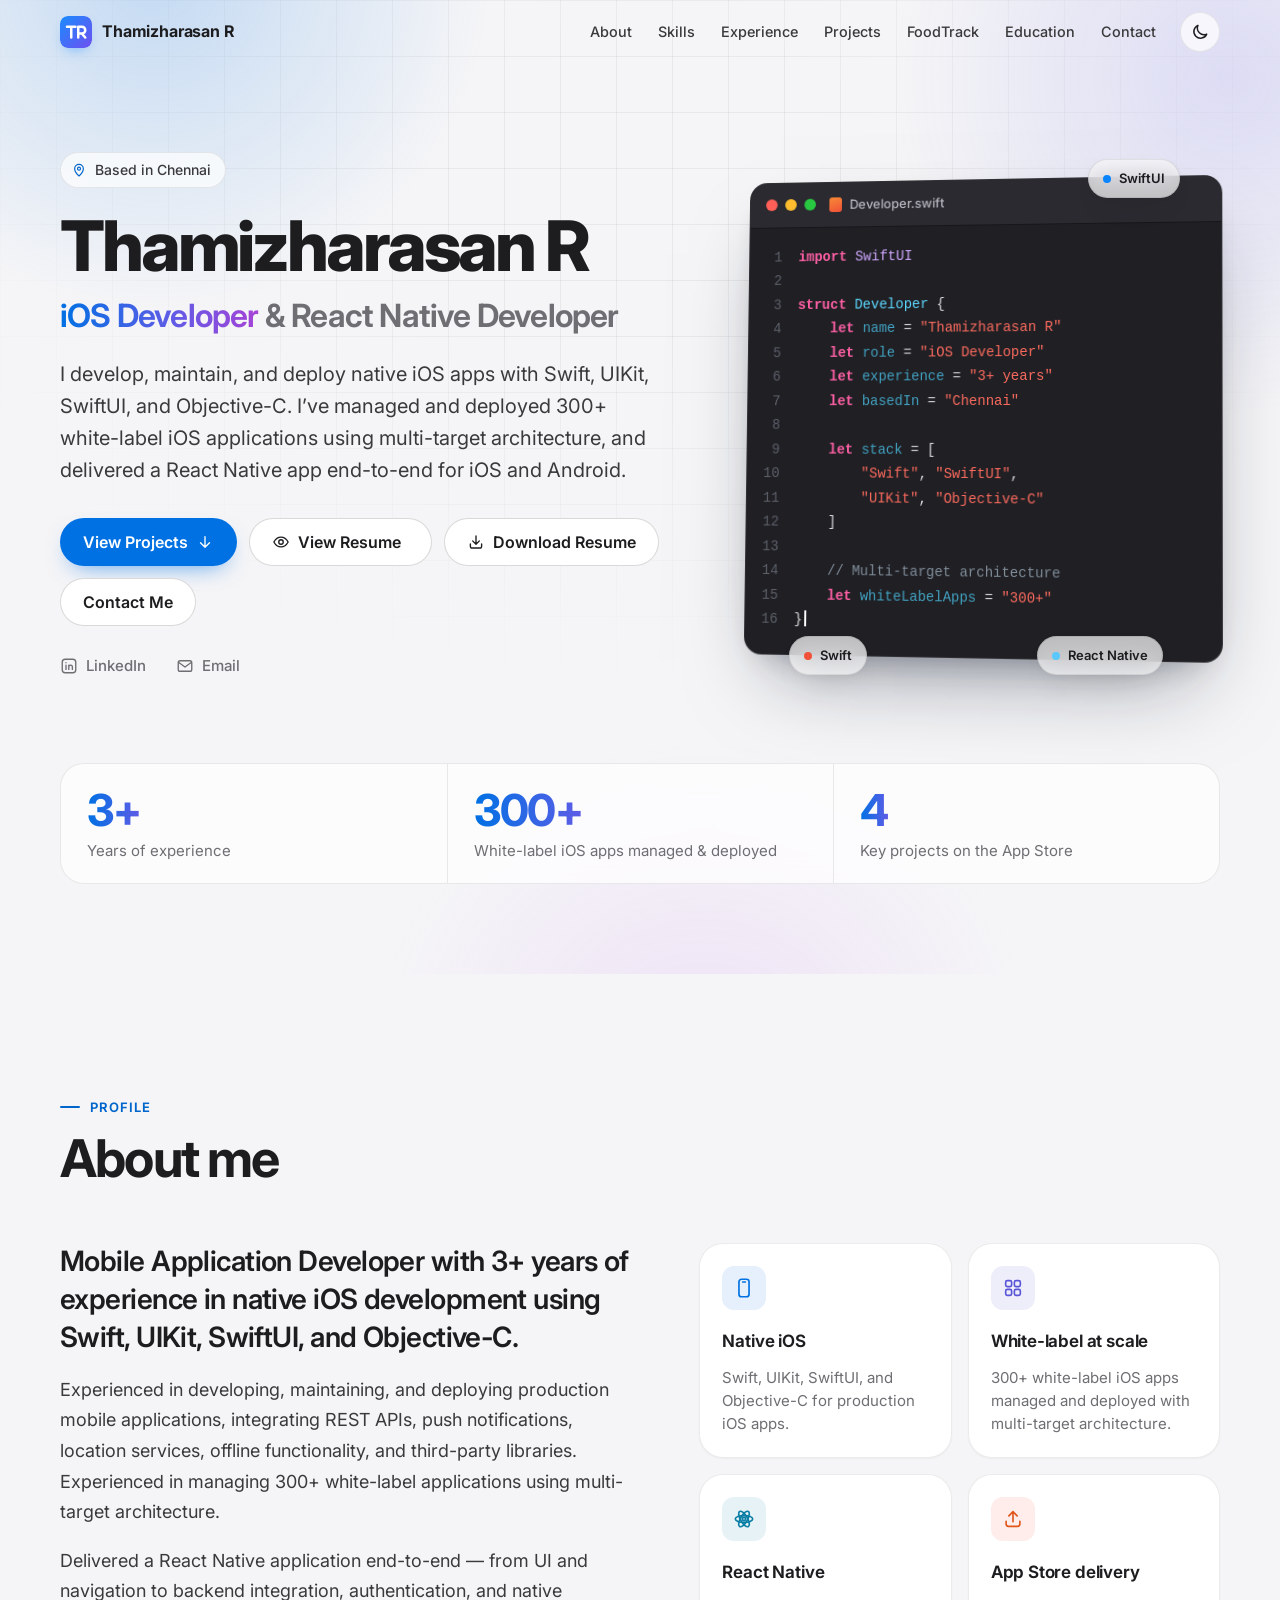
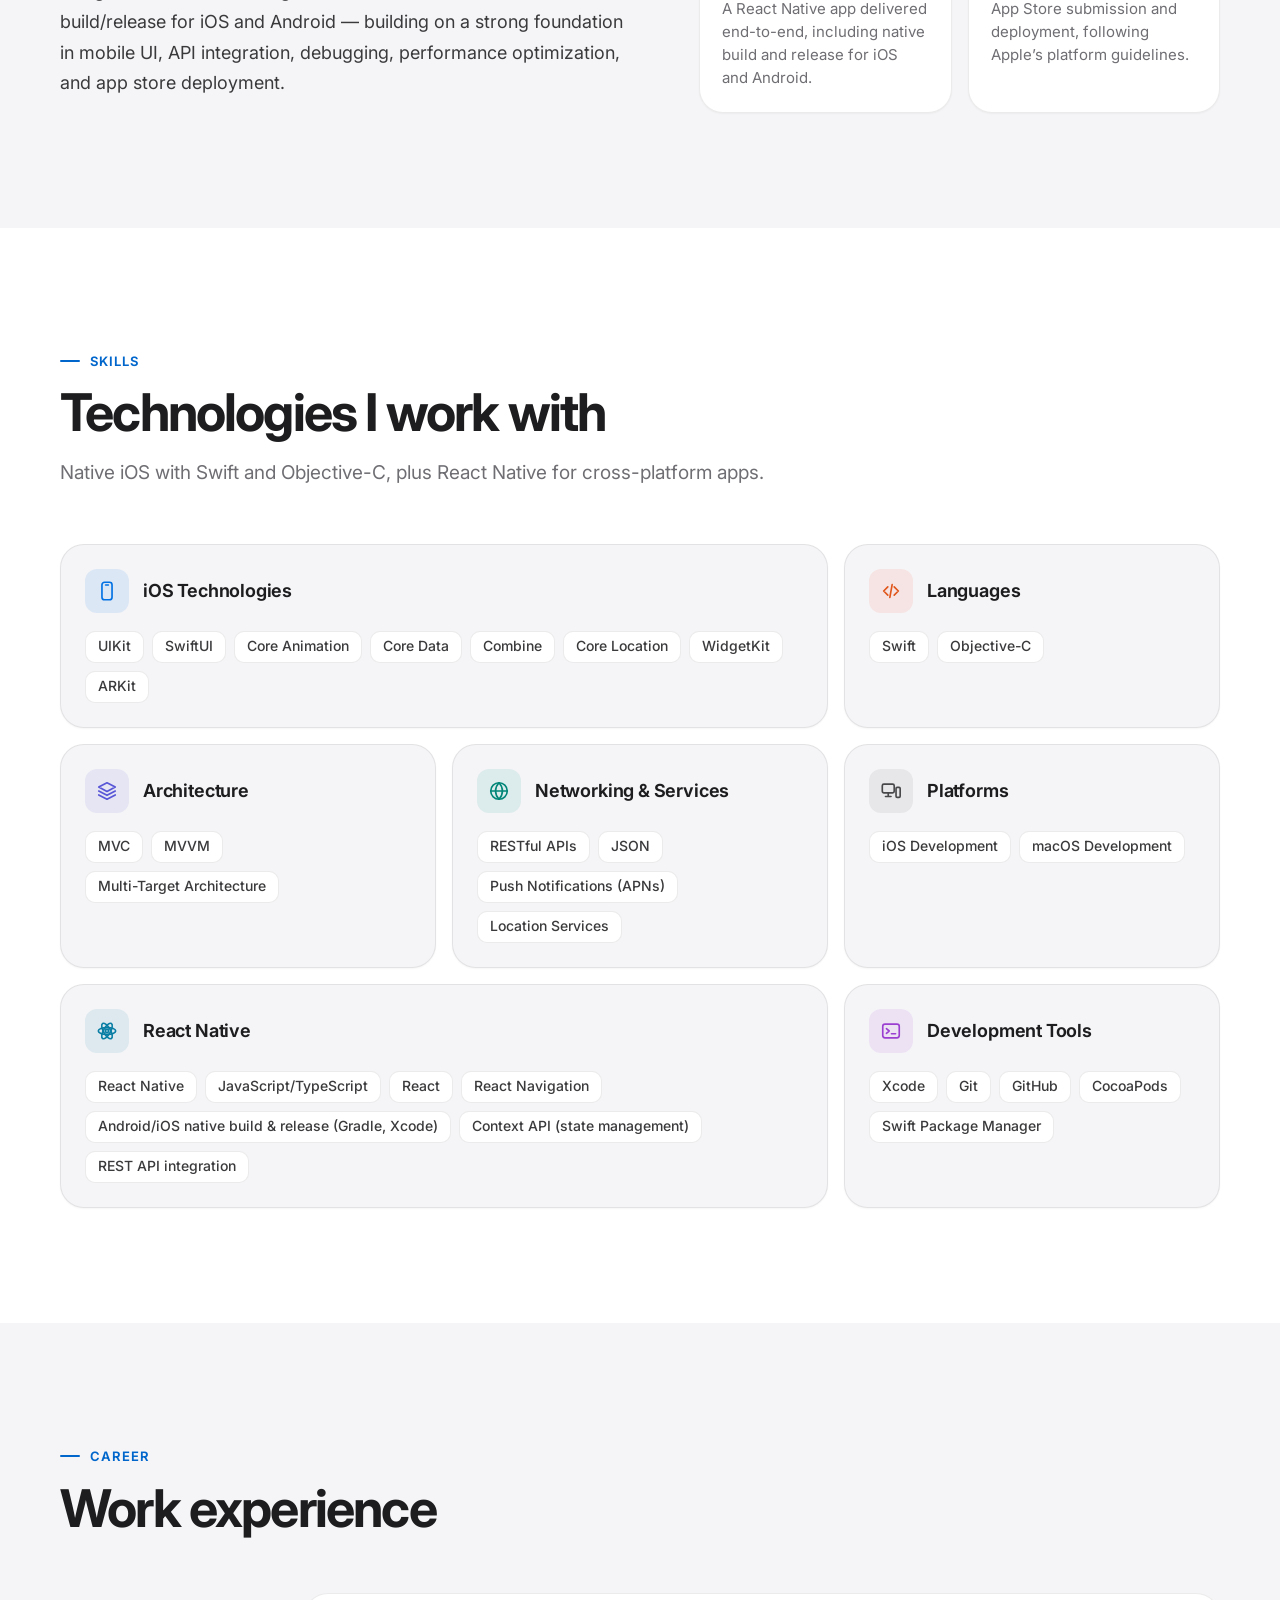
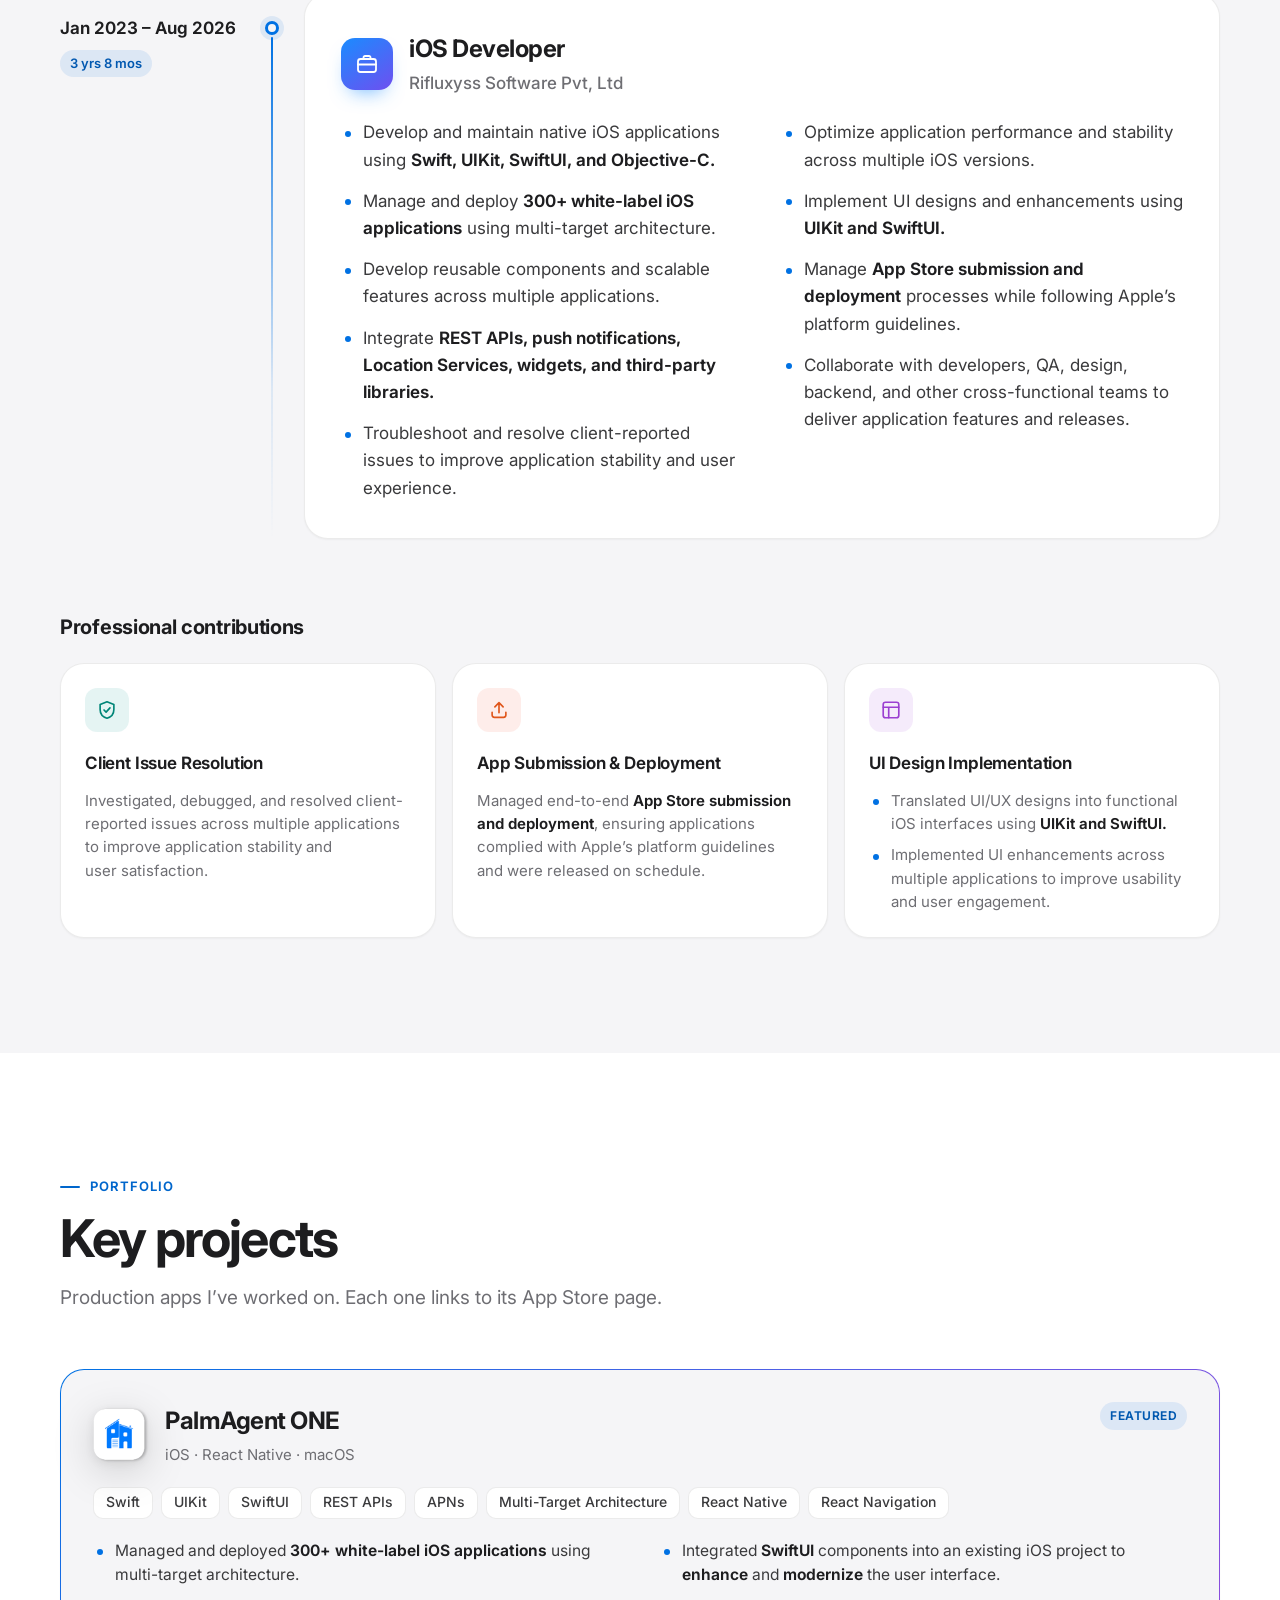
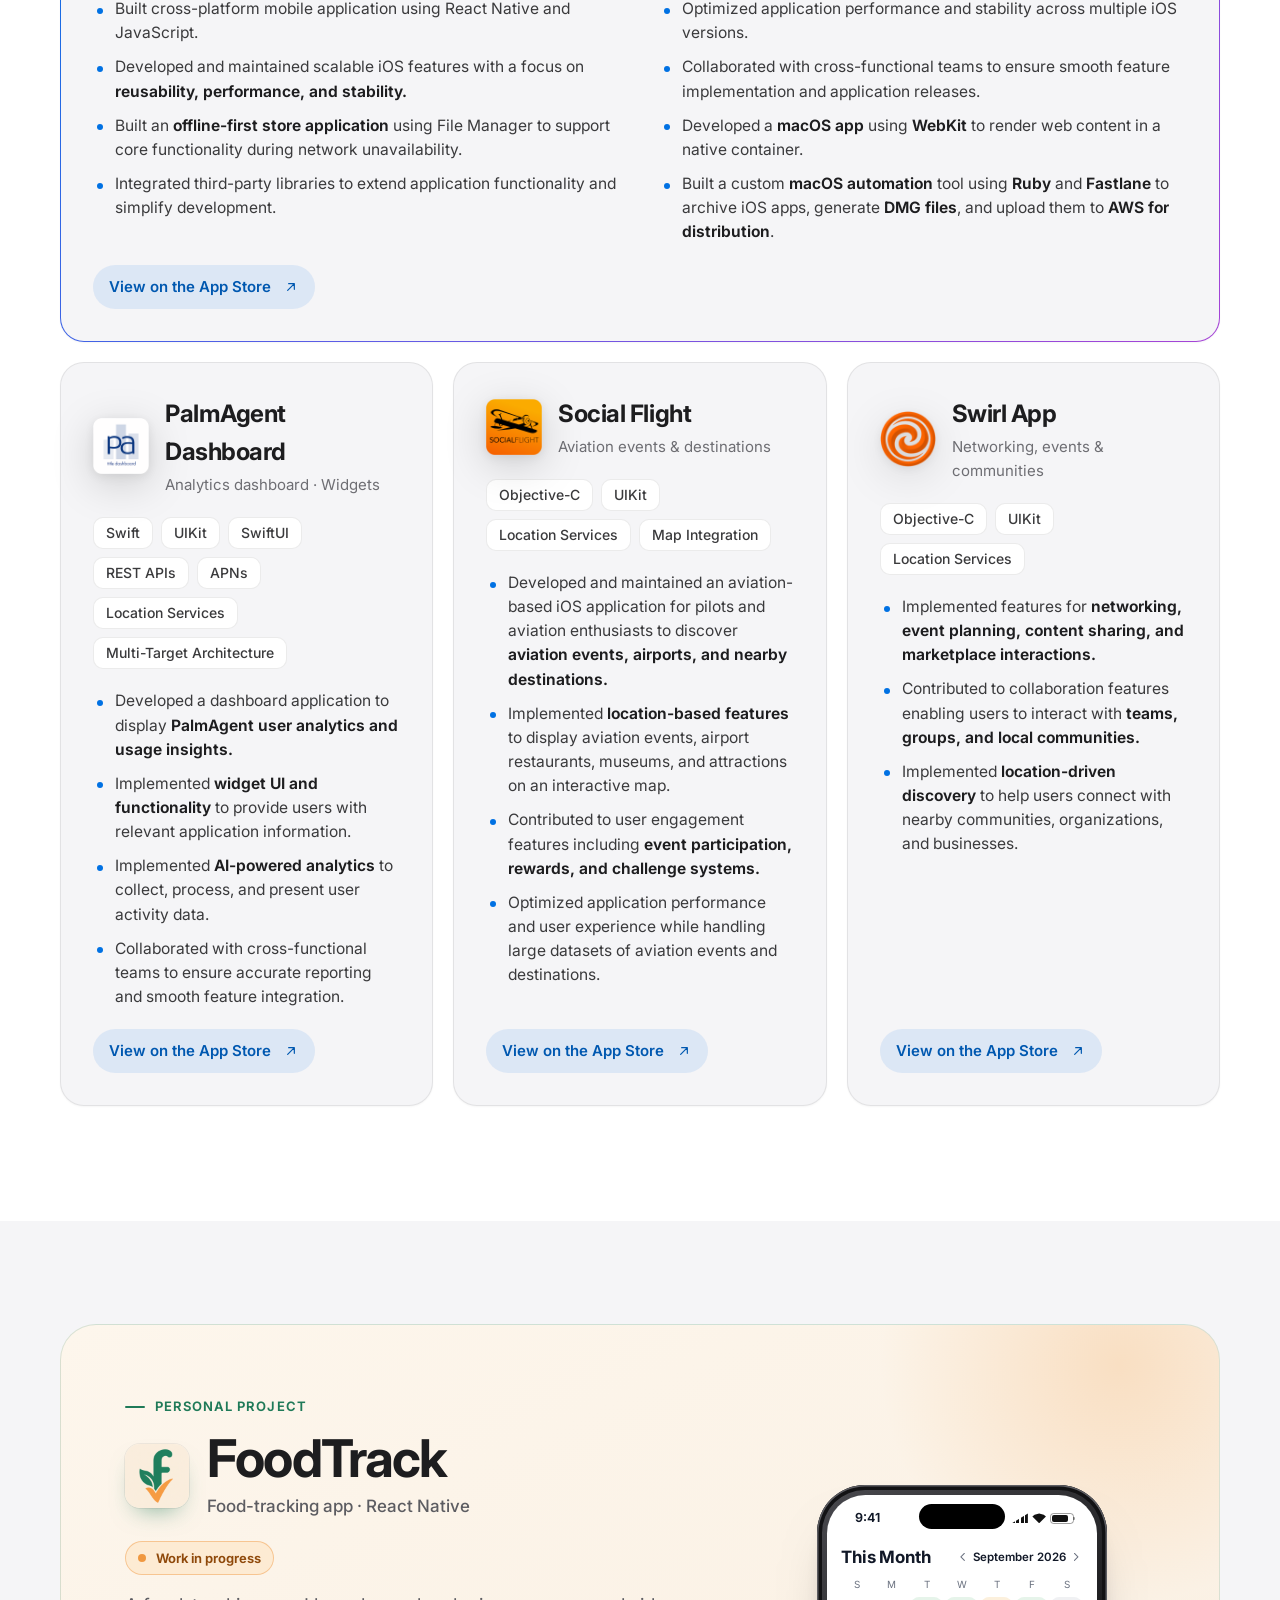
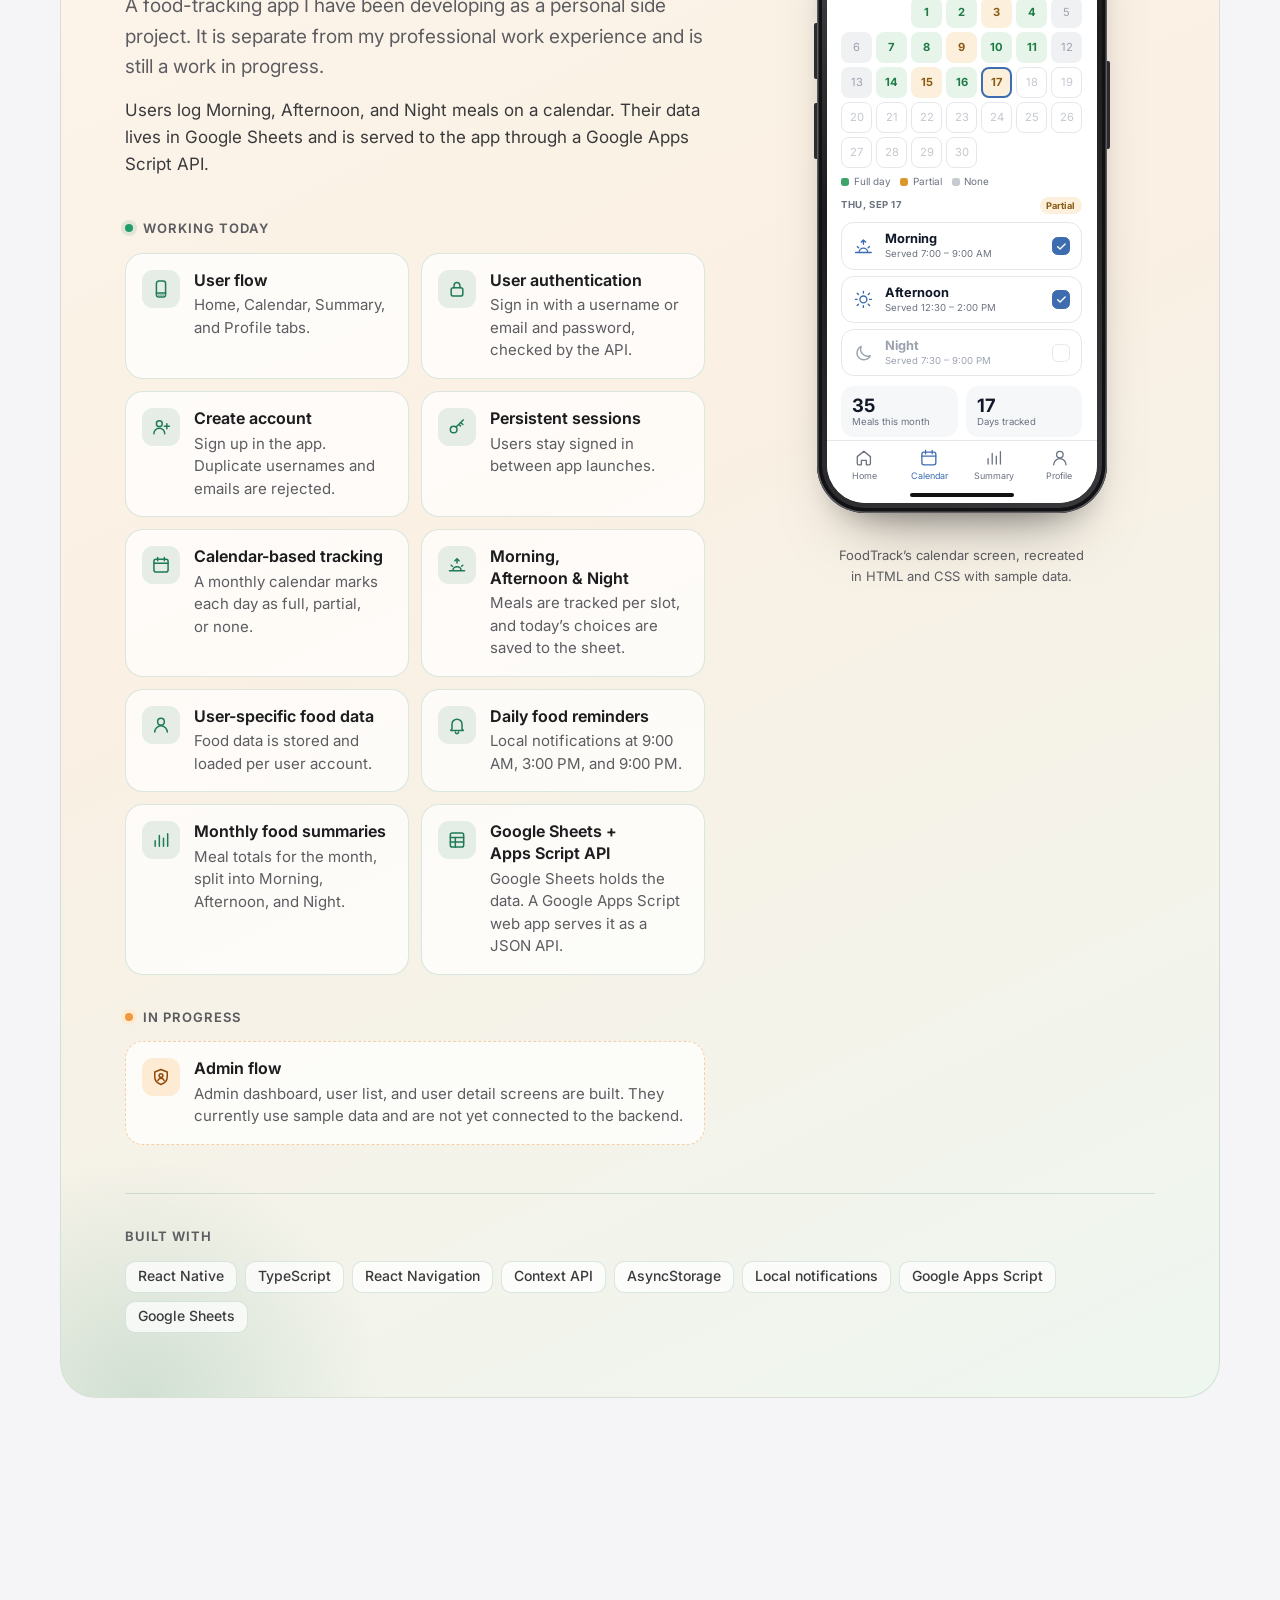
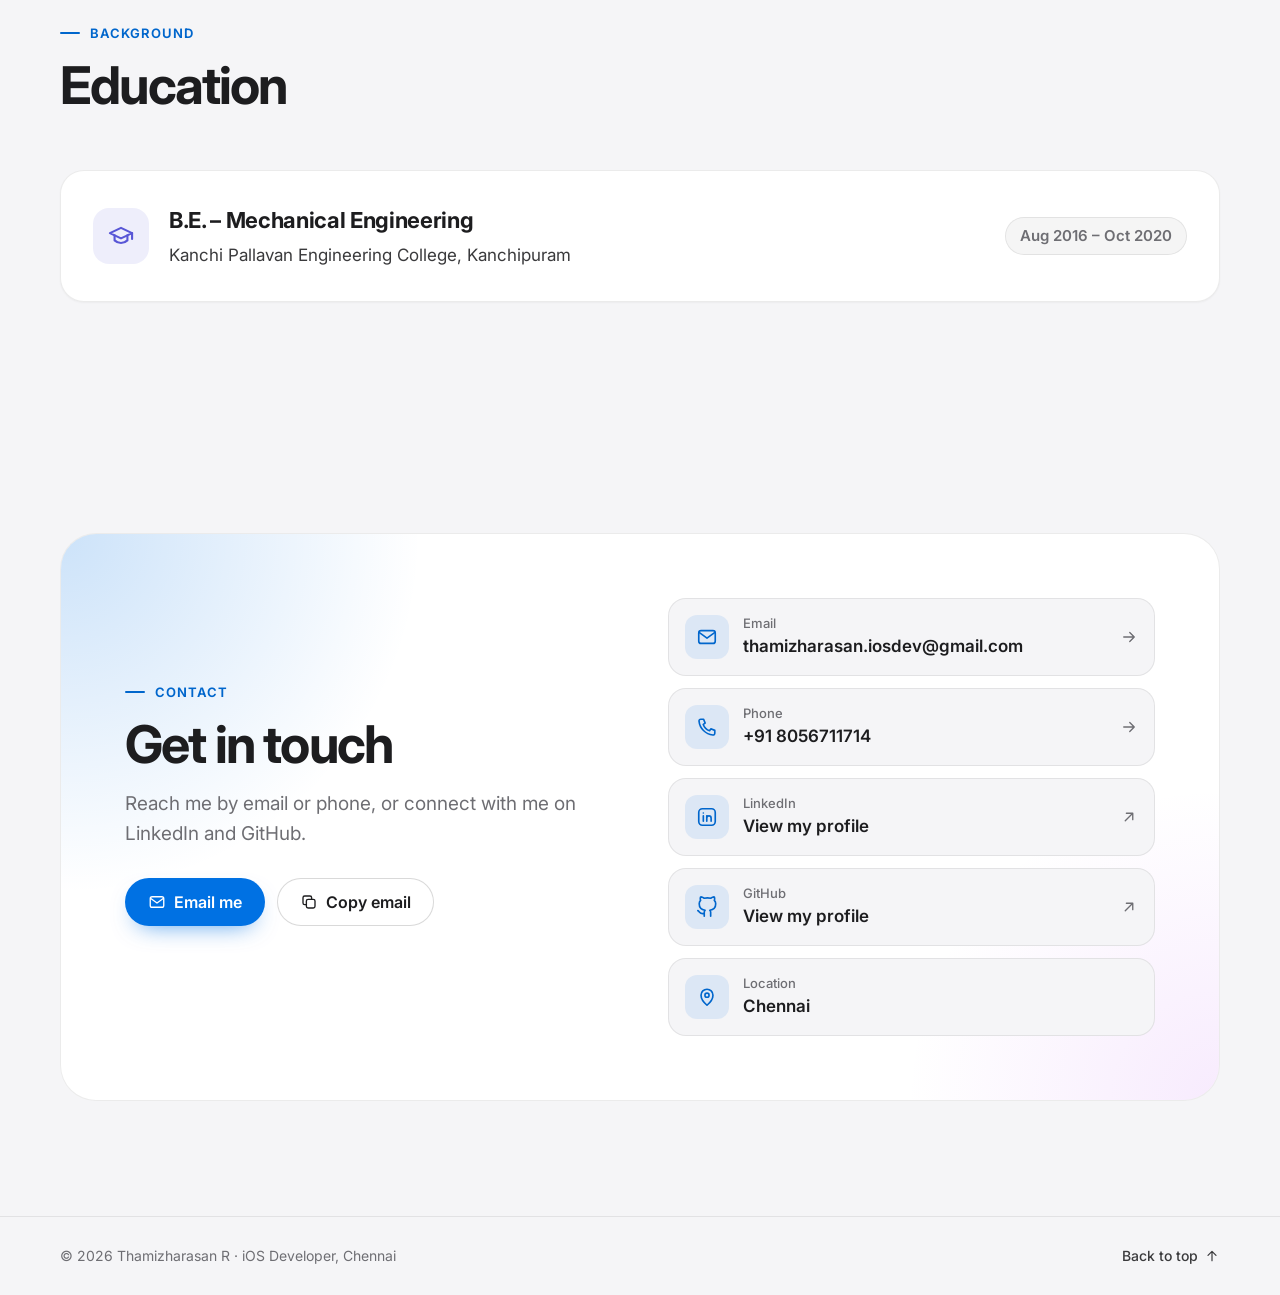
<file: index.html>
<!doctype html>
<html lang="en">
  <head>
    <meta charset="utf-8" />
    <meta name="viewport" content="width=device-width, initial-scale=1, viewport-fit=cover" />
    <title>Thamizharasan R · iOS Developer</title>
    <meta
      name="description"
      content="Portfolio of Thamizharasan R, an iOS Developer and React Native Developer based in Chennai with 3+ years of experience in Swift, UIKit, SwiftUI, and Objective-C." />
    <meta name="author" content="Thamizharasan R" />
    <meta name="color-scheme" content="light dark" />
    <meta name="theme-color" content="#f5f5f7" media="(prefers-color-scheme: light)" data-theme-color="light" />
    <meta name="theme-color" content="#000000" media="(prefers-color-scheme: dark)" data-theme-color="dark" />

    <meta property="og:type" content="website" />
    <meta property="og:site_name" content="Thamizharasan R" />
    <meta property="og:title" content="Thamizharasan R · iOS Developer" />
    <meta
      property="og:description"
      content="iOS Developer and React Native Developer with 3+ years of experience in Swift, UIKit, SwiftUI, and Objective-C." />
    <meta name="twitter:card" content="summary" />

    <link rel="icon" href="assets/img/favicon.svg" type="image/svg+xml" />
    <link rel="apple-touch-icon" href="assets/img/apple-touch-icon.png" />

    <link rel="preconnect" href="https://fonts.googleapis.com" />
    <link rel="preconnect" href="https://fonts.gstatic.com" crossorigin />
    <link rel="stylesheet" href="https://fonts.googleapis.com/css2?family=Inter:wght@400..800&display=swap" />
    <link rel="stylesheet" href="assets/css/styles.css" />

    <script>
      /* Runs before first paint: applies a saved theme and flags that JavaScript is available. */
      (function () {
        var root = document.documentElement;
        root.classList.add('js');
        try {
          var saved = localStorage.getItem('portfolio-theme');
          if (saved === 'light' || saved === 'dark') root.setAttribute('data-theme', saved);
        } catch (e) {}
        /* Safety net: if main.js never runs, show all content without animations. */
        window.addEventListener('load', function () {
          if (!window.__portfolioReady) root.classList.remove('js');
        });
      })();
    </script>
    <script src="assets/js/main.js" defer></script>

    <script type="application/ld+json">
      {
        "@context": "https://schema.org",
        "@type": "Person",
        "name": "Thamizharasan R",
        "jobTitle": "iOS Developer",
        "email": "mailto:thamizharasan.iosdev@gmail.com",
        "telephone": "+91 8056711714",
        "address": { "@type": "PostalAddress", "addressLocality": "Chennai", "addressCountry": "IN" },
        "alumniOf": { "@type": "CollegeOrUniversity", "name": "Kanchi Pallavan Engineering College" },
        "sameAs": ["https://www.linkedin.com/in/thamizharasan-r-52826b25b"],
        "knowsAbout": ["Swift", "Objective-C", "SwiftUI", "UIKit", "Combine", "Core Data", "Core Location", "WidgetKit", "ARKit", "React Native"]
      }
    </script>
  </head>

  <body>
    <!-- Icon sprite: referenced below with <use href="#i-…" /> -->
    <svg class="sprite" xmlns="http://www.w3.org/2000/svg" aria-hidden="true" focusable="false">
      <symbol id="i-arrow-right" viewBox="0 0 24 24"><path d="M5 12h14M13 6l6 6-6 6" /></symbol>
      <symbol id="i-arrow-down" viewBox="0 0 24 24"><path d="M12 5v14M6 13l6 6 6-6" /></symbol>
      <symbol id="i-arrow-up" viewBox="0 0 24 24"><path d="M12 19V5M6 11l6-6 6 6" /></symbol>
      <symbol id="i-arrow-up-right" viewBox="0 0 24 24"><path d="M7 17 17 7M8.5 7H17v8.5" /></symbol>
      <symbol id="i-sun" viewBox="0 0 24 24"><circle cx="12" cy="12" r="4" /><path d="M12 2.75v2M12 19.25v2M4.93 4.93l1.41 1.41M17.66 17.66l1.41 1.41M2.75 12h2M19.25 12h2M4.93 19.07l1.41-1.41M17.66 6.34l1.41-1.41" /></symbol>
      <symbol id="i-moon" viewBox="0 0 24 24"><path d="M20 14.5A8 8 0 0 1 9.5 4a8 8 0 1 0 10.5 10.5Z" /></symbol>
      <symbol id="i-pin" viewBox="0 0 24 24"><path d="M12 21s-6.5-5.7-6.5-11a6.5 6.5 0 0 1 13 0c0 5.3-6.5 11-6.5 11Z" /><circle cx="12" cy="10" r="2.25" /></symbol>
      <symbol id="i-mail" viewBox="0 0 24 24"><rect x="3" y="5" width="18" height="14" rx="2.5" /><path d="m3.75 7.25 8.25 6 8.25-6" /></symbol>
      <symbol id="i-phone" viewBox="0 0 24 24"><path d="M5.2 3.5h3.1l1.7 4.3-2.1 1.4a11.5 11.5 0 0 0 6.9 6.9l1.4-2.1 4.3 1.7v3.1a1.9 1.9 0 0 1-2.1 1.9A16.9 16.9 0 0 1 3.3 5.6a1.9 1.9 0 0 1 1.9-2.1Z" /></symbol>
      <symbol id="i-linkedin" viewBox="0 0 24 24"><rect x="3" y="3" width="18" height="18" rx="4" /><path d="M8 10.75v5.75M8 7.6v.02M11.75 16.5v-5.75M11.75 13.25c0-1.5 1.05-2.5 2.4-2.5s2.35 1 2.35 2.5v3.25" /></symbol>
      <symbol id="i-copy" viewBox="0 0 24 24"><rect x="8.5" y="8.5" width="11.5" height="11.5" rx="2.25" /><path d="M15.5 8.5V6.25A2.25 2.25 0 0 0 13.25 4h-7A2.25 2.25 0 0 0 4 6.25v7a2.25 2.25 0 0 0 2.25 2.25H8.5" /></symbol>
      <symbol id="i-check" viewBox="0 0 24 24"><path d="m5 12.5 4.5 4.5L19 7.5" /></symbol>
      <symbol id="i-code" viewBox="0 0 24 24"><path d="M8.5 7.5 4 12l4.5 4.5M15.5 7.5 20 12l-4.5 4.5M13.25 5l-2.5 14" /></symbol>
      <symbol id="i-device" viewBox="0 0 24 24"><rect x="6.5" y="2.5" width="11" height="19" rx="2.75" /><path d="M10.5 5.5h3" /></symbol>
      <symbol id="i-layers" viewBox="0 0 24 24"><path d="m12 3 9 4.75-9 4.75-9-4.75L12 3Z" /><path d="m3 12 9 4.75L21 12" /><path d="m3 16.25 9 4.75 9-4.75" /></symbol>
      <symbol id="i-globe" viewBox="0 0 24 24"><circle cx="12" cy="12" r="9" /><path d="M3 12h18M12 3c2.5 2.6 3.75 5.6 3.75 9S14.5 18.4 12 21c-2.5-2.6-3.75-5.6-3.75-9S9.5 5.6 12 3Z" /></symbol>
      <symbol id="i-atom" viewBox="0 0 24 24"><circle cx="12" cy="12" r="1.75" /><ellipse cx="12" cy="12" rx="9.5" ry="3.75" /><ellipse cx="12" cy="12" rx="9.5" ry="3.75" transform="rotate(60 12 12)" /><ellipse cx="12" cy="12" rx="9.5" ry="3.75" transform="rotate(-60 12 12)" /></symbol>
      <symbol id="i-terminal" viewBox="0 0 24 24"><rect x="3" y="4.5" width="18" height="15" rx="2.5" /><path d="m7 9.5 3 2.5-3 2.5M12.5 15H17" /></symbol>
      <symbol id="i-devices" viewBox="0 0 24 24"><rect x="2.5" y="4.5" width="13" height="9.5" rx="1.75" /><path d="M6 18h6M9 14v4" /><rect x="17.5" y="8" width="4.5" height="11" rx="1.25" /></symbol>
      <symbol id="i-grid" viewBox="0 0 24 24"><rect x="4" y="4" width="6.5" height="6.5" rx="1.75" /><rect x="13.5" y="4" width="6.5" height="6.5" rx="1.75" /><rect x="4" y="13.5" width="6.5" height="6.5" rx="1.75" /><rect x="13.5" y="13.5" width="6.5" height="6.5" rx="1.75" /></symbol>
      <symbol id="i-upload" viewBox="0 0 24 24"><path d="M12 15V4M7.5 8.5 12 4l4.5 4.5M4.5 14.5v3A2.5 2.5 0 0 0 7 20h10a2.5 2.5 0 0 0 2.5-2.5v-3" /></symbol>
      <symbol id="i-download" viewBox="0 0 24 24"><path d="M12 4v11M7.5 10.5 12 15l4.5-4.5M4.5 14.5v3A2.5 2.5 0 0 0 7 20h10a2.5 2.5 0 0 0 2.5-2.5v-3" /></symbol>
      <symbol id="i-eye" viewBox="0 0 24 24"><path d="M2.5 12S6 5.5 12 5.5 21.5 12 21.5 12 18 18.5 12 18.5 2.5 12 2.5 12Z" /><circle cx="12" cy="12" r="3" /></symbol>
      <symbol id="i-github" viewBox="0 0 24 24"><path d="M9 19c-5 1.5-5-2.5-7-3m14 6v-3.87a3.37 3.37 0 0 0-.94-2.61c3.14-.35 6.44-1.54 6.44-7A5.44 5.44 0 0 0 20 4.77 5.07 5.07 0 0 0 19.91 1S18.73.65 16 2.48a13.38 13.38 0 0 0-7 0C6.27.65 5.09 1 5.09 1A5.07 5.07 0 0 0 5 4.77a5.44 5.44 0 0 0-1.5 3.78c0 5.42 3.3 6.61 6.44 7A3.37 3.37 0 0 0 9 18.13V22" /></symbol>
      <symbol id="i-shield-check" viewBox="0 0 24 24"><path d="M12 3 19.5 6v5.5c0 4.6-3.1 8.2-7.5 9.5-4.4-1.3-7.5-4.9-7.5-9.5V6L12 3Z" /><path d="m8.75 12 2.25 2.25 4.25-4.5" /></symbol>
      <symbol id="i-layout" viewBox="0 0 24 24"><rect x="3.5" y="3.5" width="17" height="17" rx="2.5" /><path d="M3.5 9h17M9.5 9v11.5" /></symbol>
      <symbol id="i-cap" viewBox="0 0 24 24"><path d="M2.5 9.5 12 5l9.5 4.5L12 14 2.5 9.5Z" /><path d="M6.5 11.4v4.35c1.6 1.5 3.4 2.25 5.5 2.25s3.9-.75 5.5-2.25V11.4M21.5 9.5v5" /></symbol>
      <symbol id="i-chart" viewBox="0 0 24 24"><path d="M5 19.5V13M10 19.5V6.5M15 19.5V10M20 19.5V4.5" /></symbol>
      <symbol id="i-send" viewBox="0 0 24 24"><path d="M20.5 3.5 3.5 10.25l6.75 3 3 6.75 7.25-16.5Z" /><path d="m10.25 13.25 4.5-4.5" /></symbol>
      <symbol id="i-users" viewBox="0 0 24 24"><circle cx="9" cy="8.5" r="3.25" /><path d="M3.5 19a5.5 5.5 0 0 1 11 0" /><circle cx="17" cy="9.5" r="2.5" /><path d="M15.75 14.25A4.5 4.5 0 0 1 20.5 18.5" /></symbol>
      <symbol id="i-lock" viewBox="0 0 24 24"><rect x="5" y="10.5" width="14" height="10" rx="2.5" /><path d="M8.5 10.5V7.75a3.5 3.5 0 0 1 7 0v2.75" /></symbol>
      <symbol id="i-user-plus" viewBox="0 0 24 24"><circle cx="10" cy="8" r="3.5" /><path d="M3.5 20a6.5 6.5 0 0 1 13 0M19 8v6M16 11h6" /></symbol>
      <symbol id="i-key" viewBox="0 0 24 24"><circle cx="8" cy="15" r="4" /><path d="m10.9 12.1 8.6-8.6M16.5 6.5 19 9M14.25 8.75l2 2" /></symbol>
      <symbol id="i-calendar" viewBox="0 0 24 24"><rect x="3.5" y="5" width="17" height="15.5" rx="2.5" /><path d="M3.5 10h17M8 3v4M16 3v4" /></symbol>
      <symbol id="i-sunrise" viewBox="0 0 24 24"><path d="M3 19h18M7 19a5 5 0 0 1 10 0M12 4.5v5M9.5 7 12 4.5 14.5 7M5 12.25l1.5 1.25M19 12.25l-1.5 1.25" /></symbol>
      <symbol id="i-user" viewBox="0 0 24 24"><circle cx="12" cy="8" r="4" /><path d="M4.5 20.5a7.5 7.5 0 0 1 15 0" /></symbol>
      <symbol id="i-bell" viewBox="0 0 24 24"><path d="M6 16.5V11a6 6 0 0 1 12 0v5.5l1.5 2h-15l1.5-2Z" /><path d="M10 20.5a2 2 0 0 0 4 0" /></symbol>
      <symbol id="i-table" viewBox="0 0 24 24"><rect x="4" y="3.5" width="16" height="17" rx="2.25" /><path d="M4 9h16M4 14.5h16M10 9v11.5" /></symbol>
      <symbol id="i-tabs" viewBox="0 0 24 24"><rect x="6.5" y="2.5" width="11" height="19" rx="2.75" /><path d="M6.5 16.75h11M9.5 19.1h.01M12 19.1h.01M14.5 19.1h.01" /></symbol>
      <symbol id="i-admin" viewBox="0 0 24 24"><path d="M12 3 19.5 6v5.5c0 4.6-3.1 8.2-7.5 9.5-4.4-1.3-7.5-4.9-7.5-9.5V6L12 3Z" /><circle cx="12" cy="10.25" r="2.25" /><path d="M8.25 16.25a4 4 0 0 1 7.5 0" /></symbol>
      <symbol id="i-home" viewBox="0 0 24 24"><path d="M4 10.5 12 4l8 6.5V19a1.5 1.5 0 0 1-1.5 1.5H15V15H9v5.5H5.5A1.5 1.5 0 0 1 4 19v-8.5Z" /></symbol>
      <symbol id="i-chevron-left" viewBox="0 0 24 24"><path d="m14.5 6-6 6 6 6" /></symbol>
      <symbol id="i-chevron-right" viewBox="0 0 24 24"><path d="m9.5 6 6 6-6 6" /></symbol>
      <symbol id="i-briefcase" viewBox="0 0 24 24"><rect x="3" y="7" width="18" height="13" rx="2.5" /><path d="M8.5 7V5.5A1.5 1.5 0 0 1 10 4h4a1.5 1.5 0 0 1 1.5 1.5V7M3 12.5h18" /></symbol>
    </svg>

    <a class="skip-link" href="#main">Skip to main content</a>
    <div class="scroll-progress" data-progress aria-hidden="true"></div>

    <!-- ============================== Header ============================== -->
    <header class="site-header" data-header>
      <div class="container header-inner">
        <a class="brand" href="#top">
          <svg class="brand-mark" viewBox="0 0 64 64" aria-hidden="true" focusable="false">
            <defs>
              <linearGradient id="brand-gradient" x1="0" y1="0" x2="64" y2="64" gradientUnits="userSpaceOnUse">
                <stop offset="0" stop-color="#1a8cff" />
                <stop offset="1" stop-color="#6e4ff0" />
              </linearGradient>
            </defs>
            <rect width="64" height="64" rx="15" fill="url(#brand-gradient)" />
            <path
              d="M14 21.5h17M22.5 21.5V43M36.5 43V21.5h7.25a6.75 6.75 0 0 1 0 13.5H36.5M43.5 35l7 8"
              fill="none"
              stroke="#fff"
              stroke-width="5"
              stroke-linecap="round"
              stroke-linejoin="round" />
          </svg>
          <span class="brand-name">Thamizharasan R</span>
        </a>

        <nav class="site-nav" id="site-nav" data-nav aria-label="Primary">
          <ul class="nav-list" role="list">
            <li><a class="nav-link" href="#about">About</a></li>
            <li><a class="nav-link" href="#skills">Skills</a></li>
            <li><a class="nav-link" href="#experience">Experience</a></li>
            <li><a class="nav-link" href="#projects">Projects</a></li>
            <li><a class="nav-link" href="#foodtrack">FoodTrack</a></li>
            <li><a class="nav-link" href="#education">Education</a></li>
            <li><a class="nav-link" href="#contact">Contact</a></li>
          </ul>
        </nav>

        <div class="header-actions">
          <button class="icon-btn theme-toggle" type="button" data-theme-toggle aria-label="Switch color theme">
            <svg class="icon icon-moon" aria-hidden="true" focusable="false"><use href="#i-moon" /></svg>
            <svg class="icon icon-sun" aria-hidden="true" focusable="false"><use href="#i-sun" /></svg>
          </button>
          <button
            class="icon-btn menu-toggle"
            type="button"
            data-menu-toggle
            aria-controls="site-nav"
            aria-expanded="false"
            aria-label="Open menu">
            <span class="menu-lines" aria-hidden="true"><span></span><span></span></span>
          </button>
        </div>
      </div>
    </header>
    <div class="menu-backdrop" data-menu-backdrop aria-hidden="true"></div>

    <main id="main">
      <!-- ============================== Hero ============================== -->
      <section class="hero" id="top" aria-labelledby="hero-title">
        <div class="hero-backdrop" aria-hidden="true">
          <span class="orb orb-1"></span>
          <span class="orb orb-2"></span>
          <span class="orb orb-3"></span>
          <span class="hero-grid"></span>
        </div>

        <div class="container hero-layout">
          <div class="hero-copy">
            <p class="hero-kicker reveal">
              <svg class="icon" aria-hidden="true" focusable="false"><use href="#i-pin" /></svg>
              Based in Chennai
            </p>
            <h1 class="hero-title reveal" id="hero-title">Thamizharasan R</h1>
            <p class="hero-role reveal">
              <span class="text-gradient">iOS Developer</span>
              <span class="hero-role-alt">&amp; React Native Developer</span>
            </p>
            <p class="hero-intro reveal">
              I develop, maintain, and deploy native iOS apps with Swift, UIKit, SwiftUI, and Objective-C. I’ve
              managed and deployed 300+ white-label iOS applications using multi-target architecture, and delivered a
              React Native app end-to-end for iOS and Android.
            </p>
            <div class="hero-actions reveal">
              <a class="btn btn-primary" href="#projects">
                View Projects
                <svg class="icon" aria-hidden="true" focusable="false"><use href="#i-arrow-down" /></svg>
              </a>
              <a class="btn btn-secondary" href="assets/resume/thamizharasan-r-resume.pdf" target="_blank" rel="noopener noreferrer">
                <svg class="icon" aria-hidden="true" focusable="false"><use href="#i-eye" /></svg>
                View Resume<span class="sr-only"> (opens in a new tab)</span>
              </a>
              <a class="btn btn-secondary" href="assets/resume/thamizharasan-r-resume.pdf" download="Thamizharasan-R-Resume.pdf">
                <svg class="icon" aria-hidden="true" focusable="false"><use href="#i-download" /></svg>
                Download Resume
              </a>
              <a class="btn btn-secondary" href="#contact">Contact Me</a>
            </div>
            <ul class="hero-links reveal" role="list" aria-label="Profiles">
              <li>
                <a href="https://www.linkedin.com/in/thamizharasan-r-52826b25b" target="_blank" rel="noopener noreferrer">
                  <svg class="icon" aria-hidden="true" focusable="false"><use href="#i-linkedin" /></svg>
                  LinkedIn<span class="sr-only"> (opens in a new tab)</span>
                </a>
              </li>
              <li>
                <a href="mailto:thamizharasan.iosdev@gmail.com">
                  <svg class="icon" aria-hidden="true" focusable="false"><use href="#i-mail" /></svg>
                  Email
                </a>
              </li>
            </ul>
          </div>

          <!-- Decorative: an Xcode-style editor that restates the intro above. -->
          <div class="hero-visual reveal" aria-hidden="true">
            <figure class="code-window">
              <div class="code-bar">
                <span class="code-dots"><span></span><span></span><span></span></span>
                <span class="code-file"><span class="swift-file"></span>Developer.swift</span>
              </div>
              <pre class="code-body"><code><span class="line"><span class="tk-kw">import</span> <span class="tk-type">SwiftUI</span></span>
<span class="line"> </span>
<span class="line"><span class="tk-kw">struct</span> <span class="tk-decl">Developer</span> {</span>
<span class="line">    <span class="tk-kw">let</span> <span class="tk-prop">name</span> = <span class="tk-str">"Thamizharasan R"</span></span>
<span class="line">    <span class="tk-kw">let</span> <span class="tk-prop">role</span> = <span class="tk-str">"iOS Developer"</span></span>
<span class="line">    <span class="tk-kw">let</span> <span class="tk-prop">experience</span> = <span class="tk-str">"3+ years"</span></span>
<span class="line">    <span class="tk-kw">let</span> <span class="tk-prop">basedIn</span> = <span class="tk-str">"Chennai"</span></span>
<span class="line"> </span>
<span class="line">    <span class="tk-kw">let</span> <span class="tk-prop">stack</span> = [</span>
<span class="line">        <span class="tk-str">"Swift"</span>, <span class="tk-str">"SwiftUI"</span>,</span>
<span class="line">        <span class="tk-str">"UIKit"</span>, <span class="tk-str">"Objective-C"</span></span>
<span class="line">    ]</span>
<span class="line"> </span>
<span class="line">    <span class="tk-com">// Multi-target architecture</span></span>
<span class="line">    <span class="tk-kw">let</span> <span class="tk-prop">whiteLabelApps</span> = <span class="tk-str">"300+"</span></span>
<span class="line">}<span class="caret"></span></span></code></pre>
            </figure>
            <span class="float-chip float-chip--a"><span class="chip-dot" style="--dot: #f05138"></span>Swift</span>
            <span class="float-chip float-chip--b"><span class="chip-dot" style="--dot: #0a84ff"></span>SwiftUI</span>
            <span class="float-chip float-chip--c"><span class="chip-dot" style="--dot: #5ac8fa"></span>React Native</span>
          </div>
        </div>

        <div class="container">
          <dl class="hero-stats reveal">
            <div class="stat">
              <dt>Years of experience</dt>
              <dd>3+</dd>
            </div>
            <div class="stat">
              <dt>White-label iOS apps managed &amp; deployed</dt>
              <dd>300+</dd>
            </div>
            <div class="stat">
              <dt>Key projects on the App Store</dt>
              <dd>4</dd>
            </div>
          </dl>
        </div>
      </section>

      <!-- ============================== About ============================== -->
      <section class="section" id="about" aria-labelledby="about-title">
        <div class="container">
          <header class="section-head reveal">
            <p class="eyebrow">Profile</p>
            <h2 class="section-title" id="about-title">About me</h2>
          </header>

          <div class="about-layout">
            <div class="about-copy reveal">
              <p class="about-lead">
                Mobile Application Developer with 3+ years of experience in native iOS development using Swift, UIKit,
                SwiftUI, and Objective-C.
              </p>
              <p>
                Experienced in developing, maintaining, and deploying production mobile applications, integrating REST
                APIs, push notifications, location services, offline functionality, and third-party libraries.
                Experienced in managing 300+ white-label applications using multi-target architecture.
              </p>
              <p>
                Delivered a React Native application end-to-end — from UI and navigation to backend integration,
                authentication, and native build/release for iOS and Android — building on a strong foundation in mobile
                UI, API integration, debugging, performance optimization, and app store deployment.
              </p>
            </div>

            <ul class="focus-grid" role="list">
              <li class="focus-card card spotlight reveal">
                <span class="tile-icon tint-blue" aria-hidden="true"><svg class="icon"><use href="#i-device" /></svg></span>
                <h3>Native iOS</h3>
                <p>Swift, UIKit, SwiftUI, and Objective-C for production iOS apps.</p>
              </li>
              <li class="focus-card card spotlight reveal">
                <span class="tile-icon tint-indigo" aria-hidden="true"><svg class="icon"><use href="#i-grid" /></svg></span>
                <h3>White-label at scale</h3>
                <p>300+ white-label iOS apps managed and deployed with multi-target architecture.</p>
              </li>
              <li class="focus-card card spotlight reveal">
                <span class="tile-icon tint-cyan" aria-hidden="true"><svg class="icon"><use href="#i-atom" /></svg></span>
                <h3>React Native</h3>
                <p>A React Native app delivered end-to-end, including native build and release for iOS and Android.</p>
              </li>
              <li class="focus-card card spotlight reveal">
                <span class="tile-icon tint-orange" aria-hidden="true"><svg class="icon"><use href="#i-upload" /></svg></span>
                <h3>App Store delivery</h3>
                <p>App Store submission and deployment, following Apple’s platform guidelines.</p>
              </li>
            </ul>
          </div>
        </div>
      </section>

      <!-- ============================== Skills ============================== -->
      <section class="section section-alt" id="skills" aria-labelledby="skills-title">
        <div class="container">
          <header class="section-head reveal">
            <p class="eyebrow">Skills</p>
            <h2 class="section-title" id="skills-title">Technologies I work with</h2>
            <p class="section-lead">Native iOS with Swift and Objective-C, plus React Native for cross-platform apps.</p>
          </header>

          <div class="skills-grid">
            <article class="skill-card skill-card--wide card spotlight reveal">
              <header class="skill-head">
                <span class="tile-icon tint-blue" aria-hidden="true"><svg class="icon"><use href="#i-device" /></svg></span>
                <h3>iOS Technologies</h3>
              </header>
              <ul class="chip-list" role="list">
                <li class="chip">UIKit</li>
                <li class="chip">SwiftUI</li>
                <li class="chip">Core Animation</li>
                <li class="chip">Core Data</li>
                <li class="chip">Combine</li>
                <li class="chip">Core Location</li>
                <li class="chip">WidgetKit</li>
                <li class="chip">ARKit</li>
              </ul>
            </article>

            <article class="skill-card card spotlight reveal">
              <header class="skill-head">
                <span class="tile-icon tint-orange" aria-hidden="true"><svg class="icon"><use href="#i-code" /></svg></span>
                <h3>Languages</h3>
              </header>
              <ul class="chip-list" role="list">
                <li class="chip">Swift</li>
                <li class="chip">Objective-C</li>
              </ul>
            </article>

            <article class="skill-card card spotlight reveal">
              <header class="skill-head">
                <span class="tile-icon tint-indigo" aria-hidden="true"><svg class="icon"><use href="#i-layers" /></svg></span>
                <h3>Architecture</h3>
              </header>
              <ul class="chip-list" role="list">
                <li class="chip">MVC</li>
                <li class="chip">MVVM</li>
                <li class="chip">Multi-Target Architecture</li>
              </ul>
            </article>

            <article class="skill-card card spotlight reveal">
              <header class="skill-head">
                <span class="tile-icon tint-teal" aria-hidden="true"><svg class="icon"><use href="#i-globe" /></svg></span>
                <h3>Networking &amp; Services</h3>
              </header>
              <ul class="chip-list" role="list">
                <li class="chip">RESTful APIs</li>
                <li class="chip">JSON</li>
                <li class="chip">Push Notifications (APNs)</li>
                <li class="chip">Location Services</li>
              </ul>
            </article>

            <article class="skill-card card spotlight reveal">
              <header class="skill-head">
                <span class="tile-icon tint-graphite" aria-hidden="true"><svg class="icon"><use href="#i-devices" /></svg></span>
                <h3>Platforms</h3>
              </header>
              <ul class="chip-list" role="list">
                <li class="chip">iOS Development</li>
                <li class="chip">macOS Development</li>
              </ul>
            </article>

            <article class="skill-card skill-card--wide card spotlight reveal">
              <header class="skill-head">
                <span class="tile-icon tint-cyan" aria-hidden="true"><svg class="icon"><use href="#i-atom" /></svg></span>
                <h3>React Native</h3>
              </header>
              <ul class="chip-list" role="list">
                <li class="chip">React Native</li>
                <li class="chip">JavaScript/TypeScript</li>
                <li class="chip">React</li>
                <li class="chip">React Navigation</li>
                <li class="chip">Android/iOS native build &amp; release (Gradle, Xcode)</li>
                <li class="chip">Context API (state management)</li>
                <li class="chip">REST API integration</li>
              </ul>
            </article>

            <article class="skill-card skill-card--tools card spotlight reveal">
              <header class="skill-head">
                <span class="tile-icon tint-purple" aria-hidden="true"><svg class="icon"><use href="#i-terminal" /></svg></span>
                <h3>Development Tools</h3>
              </header>
              <ul class="chip-list" role="list">
                <li class="chip">Xcode</li>
                <li class="chip">Git</li>
                <li class="chip">GitHub</li>
                <li class="chip">CocoaPods</li>
                <li class="chip">Swift Package Manager</li>
              </ul>
            </article>
          </div>
        </div>
      </section>

      <!-- ============================== Experience ============================== -->
      <section class="section" id="experience" aria-labelledby="experience-title">
        <div class="container">
          <header class="section-head reveal">
            <p class="eyebrow">Career</p>
            <h2 class="section-title" id="experience-title">Work experience</h2>
          </header>

          <ol class="timeline" role="list">
            <li class="timeline-item reveal">
              <div class="timeline-when">
                <p class="timeline-dates">
                  <time datetime="2023-01">Jan 2023</time> – <time datetime="2026-08">Aug 2026</time>
                </p>
                <p class="timeline-duration">3 yrs 8 mos</p>
              </div>
              <div class="timeline-rail" aria-hidden="true"><span class="timeline-dot"></span></div>

              <article class="job-card card spotlight">
                <header class="job-head">
                  <span class="job-logo" aria-hidden="true"><svg class="icon"><use href="#i-briefcase" /></svg></span>
                  <div>
                    <h3 class="job-role">iOS Developer</h3>
                    <p class="job-company">Rifluxyss Software Pvt, Ltd</p>
                  </div>
                </header>
                <ul class="points job-points" role="list">
                  <li>Develop and maintain native iOS applications using <strong>Swift, UIKit, SwiftUI, and Objective-C.</strong></li>
                  <li>Manage and deploy <strong>300+ white-label iOS applications</strong> using multi-target architecture.</li>
                  <li>Develop reusable components and scalable features across multiple applications.</li>
                  <li>Integrate <strong>REST APIs, push notifications, Location Services, widgets, and third-party libraries.</strong></li>
                  <li>Troubleshoot and resolve client-reported issues to improve application stability and user experience.</li>
                  <li>Optimize application performance and stability across multiple iOS versions.</li>
                  <li>Implement UI designs and enhancements using <strong>UIKit and SwiftUI.</strong></li>
                  <li>Manage <strong>App Store submission and deployment</strong> processes while following Apple’s platform guidelines.</li>
                  <li>Collaborate with developers, QA, design, backend, and other cross-functional teams to deliver application features and releases.</li>
                </ul>
              </article>
            </li>
          </ol>

          <div class="contributions">
            <h3 class="subhead reveal">Professional contributions</h3>
            <div class="contrib-grid">
              <article class="contrib-card card spotlight reveal">
                <span class="tile-icon tint-teal" aria-hidden="true"><svg class="icon"><use href="#i-shield-check" /></svg></span>
                <h4>Client Issue Resolution</h4>
                <p>
                  Investigated, debugged, and resolved client-reported issues across multiple applications to improve
                  application stability and user satisfaction.
                </p>
              </article>
              <article class="contrib-card card spotlight reveal">
                <span class="tile-icon tint-orange" aria-hidden="true"><svg class="icon"><use href="#i-upload" /></svg></span>
                <h4>App Submission &amp; Deployment</h4>
                <p>
                  Managed end-to-end <strong>App Store submission and deployment</strong>, ensuring applications complied
                  with Apple’s platform guidelines and were released on schedule.
                </p>
              </article>
              <article class="contrib-card card spotlight reveal">
                <span class="tile-icon tint-purple" aria-hidden="true"><svg class="icon"><use href="#i-layout" /></svg></span>
                <h4>UI Design Implementation</h4>
                <ul class="points" role="list">
                  <li>Translated UI/UX designs into functional iOS interfaces using <strong>UIKit and SwiftUI.</strong></li>
                  <li>Implemented UI enhancements across multiple applications to improve usability and user engagement.</li>
                </ul>
              </article>
            </div>
          </div>
        </div>
      </section>

      <!-- ============================== Projects ============================== -->
      <section class="section section-alt" id="projects" aria-labelledby="projects-title">
        <div class="container">
          <header class="section-head reveal">
            <p class="eyebrow">Portfolio</p>
            <h2 class="section-title" id="projects-title">Key projects</h2>
            <p class="section-lead">Production apps I’ve worked on. Each one links to its App Store page.</p>
          </header>

          <article class="project project--featured card spotlight reveal">
            <div class="project-head">
              <span class="app-icon app-icon--one" aria-hidden="true">
                <img src="assets/img/palmagent-one-icon.png" width="56" height="56" alt="" loading="lazy" />
              </span>
              <div class="project-titles">
                <h3 class="project-title">PalmAgent ONE</h3>
                <p class="project-kind">iOS · React Native · macOS</p>
              </div>
              <span class="project-badge">Featured</span>
            </div>
            <ul class="chip-list" role="list" aria-label="Technologies">
              <li class="chip">Swift</li>
              <li class="chip">UIKit</li>
              <li class="chip">SwiftUI</li>
              <li class="chip">REST APIs</li>
              <li class="chip">APNs</li>
              <li class="chip">Multi-Target Architecture</li>
              <li class="chip">React Native</li>
              <li class="chip">React Navigation</li>
            </ul>
            <ul class="points project-points project-points--cols" role="list">
              <li>Managed and deployed <strong>300+ white-label iOS applications</strong> using multi-target architecture.</li>
              <li>Built cross-platform mobile application using React Native and JavaScript.</li>
              <li>Developed and maintained scalable iOS features with a focus on <strong>reusability, performance, and stability.</strong></li>
              <li>Built an <strong>offline-first store application</strong> using File Manager to support core functionality during network unavailability.</li>
              <li>Integrated third-party libraries to extend application functionality and simplify development.</li>
              <li>Integrated <strong>SwiftUI</strong> components into an existing iOS project to <strong>enhance</strong> and <strong>modernize</strong> the user interface.</li>
              <li>Optimized application performance and stability across multiple iOS versions.</li>
              <li>Collaborated with cross-functional teams to ensure smooth feature implementation and application releases.</li>
              <li>Developed a <strong>macOS app</strong> using <strong>WebKit</strong> to render web content in a native container.</li>
              <li>Built a custom <strong>macOS automation</strong> tool using <strong>Ruby</strong> and <strong>Fastlane</strong> to archive iOS apps, generate <strong>DMG files</strong>, and upload them to <strong>AWS for distribution</strong>.</li>
            </ul>
            <a class="store-link" href="https://apps.apple.com/in/app/palmagent-one/id314326596" target="_blank" rel="noopener noreferrer">
              View on the App Store<span class="sr-only">: PalmAgent ONE (opens in a new tab)</span>
              <svg class="icon" aria-hidden="true" focusable="false"><use href="#i-arrow-up-right" /></svg>
            </a>
          </article>

          <div class="projects-grid">
            <article class="project card spotlight reveal">
              <div class="project-head">
                <span class="app-icon app-icon--dashboard" aria-hidden="true">
                  <img src="assets/img/palmagent-dashboard-icon.webp" width="56" height="56" alt="" loading="lazy" />
                </span>
                <div class="project-titles">
                  <h3 class="project-title">PalmAgent Dashboard</h3>
                  <p class="project-kind">Analytics dashboard · Widgets</p>
                </div>
              </div>
              <ul class="chip-list" role="list" aria-label="Technologies">
                <li class="chip">Swift</li>
                <li class="chip">UIKit</li>
                <li class="chip">SwiftUI</li>
                <li class="chip">REST APIs</li>
                <li class="chip">APNs</li>
                <li class="chip">Location Services</li>
                <li class="chip">Multi-Target Architecture</li>
              </ul>
              <ul class="points project-points" role="list">
                <li>Developed a dashboard application to display <strong>PalmAgent user analytics and usage insights.</strong></li>
                <li>Implemented <strong>widget UI and functionality</strong> to provide users with relevant application information.</li>
                <li>Implemented <strong>AI-powered analytics</strong> to collect, process, and present user activity data.</li>
                <li>Collaborated with cross-functional teams to ensure accurate reporting and smooth feature integration.</li>
              </ul>
              <a class="store-link" href="https://apps.apple.com/in/app/palmagent-dashboard/id367636954" target="_blank" rel="noopener noreferrer">
                View on the App Store<span class="sr-only">: PalmAgent Dashboard (opens in a new tab)</span>
                <svg class="icon" aria-hidden="true" focusable="false"><use href="#i-arrow-up-right" /></svg>
              </a>
            </article>

            <article class="project card spotlight reveal">
              <div class="project-head">
                <span class="app-icon app-icon--flight" aria-hidden="true">
                  <img src="assets/img/socialflight-icon.webp" width="56" height="56" alt="" loading="lazy" />
                </span>
                <div class="project-titles">
                  <h3 class="project-title">Social Flight</h3>
                  <p class="project-kind">Aviation events &amp; destinations</p>
                </div>
              </div>
              <ul class="chip-list" role="list" aria-label="Technologies">
                <li class="chip">Objective-C</li>
                <li class="chip">UIKit</li>
                <li class="chip">Location Services</li>
                <li class="chip">Map Integration</li>
              </ul>
              <ul class="points project-points" role="list">
                <li>Developed and maintained an aviation-based iOS application for pilots and aviation enthusiasts to discover <strong>aviation events, airports, and nearby destinations.</strong></li>
                <li>Implemented <strong>location-based features</strong> to display aviation events, airport restaurants, museums, and attractions on an interactive map.</li>
                <li>Contributed to user engagement features including <strong>event participation, rewards, and challenge systems.</strong></li>
                <li>Optimized application performance and user experience while handling large datasets of aviation events and destinations.</li>
              </ul>
              <a class="store-link" href="https://apps.apple.com/in/app/socialflight/id533008888" target="_blank" rel="noopener noreferrer">
                View on the App Store<span class="sr-only">: Social Flight (opens in a new tab)</span>
                <svg class="icon" aria-hidden="true" focusable="false"><use href="#i-arrow-up-right" /></svg>
              </a>
            </article>

            <article class="project card spotlight reveal">
              <div class="project-head">
                <span class="app-icon app-icon--swirl" aria-hidden="true">
                  <img src="assets/img/swirl-icon.webp" width="56" height="56" alt="" loading="lazy" />
                </span>
                <div class="project-titles">
                  <h3 class="project-title">Swirl App</h3>
                  <p class="project-kind">Networking, events &amp; communities</p>
                </div>
              </div>
              <ul class="chip-list" role="list" aria-label="Technologies">
                <li class="chip">Objective-C</li>
                <li class="chip">UIKit</li>
                <li class="chip">Location Services</li>
              </ul>
              <ul class="points project-points" role="list">
                <li>Implemented features for <strong>networking, event planning, content sharing, and marketplace interactions.</strong></li>
                <li>Contributed to collaboration features enabling users to interact with <strong>teams, groups, and local communities.</strong></li>
                <li>Implemented <strong>location-driven discovery</strong> to help users connect with nearby communities, organizations, and businesses.</li>
              </ul>
              <a class="store-link" href="https://apps.apple.com/in/app/swirl-app/id1041878667" target="_blank" rel="noopener noreferrer">
                View on the App Store<span class="sr-only">: Swirl App (opens in a new tab)</span>
                <svg class="icon" aria-hidden="true" focusable="false"><use href="#i-arrow-up-right" /></svg>
              </a>
            </article>
          </div>
        </div>
      </section>

      <!-- ============================== FoodTrack (personal project) ============================== -->
      <section class="section section-foodtrack" id="foodtrack" aria-labelledby="foodtrack-title">
        <div class="container">
          <div class="ft-panel">
            <div class="ft-layout">
              <div class="ft-copy">
                <header class="ft-head reveal">
                  <p class="eyebrow eyebrow--ft">Personal project</p>
                  <div class="ft-title-row">
                    <img class="ft-icon" src="assets/img/foodtrack-icon.png" width="64" height="64" alt="" />
                    <div>
                      <h2 class="section-title" id="foodtrack-title">FoodTrack</h2>
                      <p class="ft-sub">Food-tracking app · React Native</p>
                    </div>
                  </div>
                  <p class="wip-badge"><span class="wip-dot" aria-hidden="true"></span>Work in progress</p>
                  <p class="section-lead">
                    A food-tracking app I have been developing as a personal side project. It is separate from my
                    professional work experience and is still a work in progress.
                  </p>
                  <p class="ft-summary">
                    Users log Morning, Afternoon, and Night meals on a calendar. Their data lives in Google Sheets and
                    is served to the app through a Google Apps Script API.
                  </p>
                </header>

                <div class="ft-features reveal">
                  <h3 class="ft-group"><span class="ft-group-dot ft-group-dot--live" aria-hidden="true"></span>Working today</h3>
                  <ul class="ft-list" role="list">
                    <li class="ft-item">
                      <span class="ft-item-icon" aria-hidden="true"><svg class="icon"><use href="#i-tabs" /></svg></span>
                      <div><h4>User flow</h4><p>Home, Calendar, Summary, and Profile tabs.</p></div>
                    </li>
                    <li class="ft-item">
                      <span class="ft-item-icon" aria-hidden="true"><svg class="icon"><use href="#i-lock" /></svg></span>
                      <div><h4>User authentication</h4><p>Sign in with a username or email and password, checked by the API.</p></div>
                    </li>
                    <li class="ft-item">
                      <span class="ft-item-icon" aria-hidden="true"><svg class="icon"><use href="#i-user-plus" /></svg></span>
                      <div><h4>Create account</h4><p>Sign up in the app. Duplicate usernames and emails are rejected.</p></div>
                    </li>
                    <li class="ft-item">
                      <span class="ft-item-icon" aria-hidden="true"><svg class="icon"><use href="#i-key" /></svg></span>
                      <div><h4>Persistent sessions</h4><p>Users stay signed in between app launches.</p></div>
                    </li>
                    <li class="ft-item">
                      <span class="ft-item-icon" aria-hidden="true"><svg class="icon"><use href="#i-calendar" /></svg></span>
                      <div><h4>Calendar-based tracking</h4><p>A monthly calendar marks each day as full, partial, or none.</p></div>
                    </li>
                    <li class="ft-item">
                      <span class="ft-item-icon" aria-hidden="true"><svg class="icon"><use href="#i-sunrise" /></svg></span>
                      <div><h4>Morning, Afternoon &amp; Night</h4><p>Meals are tracked per slot, and today’s choices are saved to the sheet.</p></div>
                    </li>
                    <li class="ft-item">
                      <span class="ft-item-icon" aria-hidden="true"><svg class="icon"><use href="#i-user" /></svg></span>
                      <div><h4>User-specific food data</h4><p>Food data is stored and loaded per user account.</p></div>
                    </li>
                    <li class="ft-item">
                      <span class="ft-item-icon" aria-hidden="true"><svg class="icon"><use href="#i-bell" /></svg></span>
                      <div><h4>Daily food reminders</h4><p>Local notifications at 9:00 AM, 3:00 PM, and 9:00 PM.</p></div>
                    </li>
                    <li class="ft-item">
                      <span class="ft-item-icon" aria-hidden="true"><svg class="icon"><use href="#i-chart" /></svg></span>
                      <div><h4>Monthly food summaries</h4><p>Meal totals for the month, split into Morning, Afternoon, and Night.</p></div>
                    </li>
                    <li class="ft-item">
                      <span class="ft-item-icon" aria-hidden="true"><svg class="icon"><use href="#i-table" /></svg></span>
                      <div><h4>Google Sheets + Apps Script API</h4><p>Google Sheets holds the data. A Google Apps Script web app serves it as a JSON API.</p></div>
                    </li>
                  </ul>

                  <h3 class="ft-group"><span class="ft-group-dot ft-group-dot--wip" aria-hidden="true"></span>In progress</h3>
                  <ul class="ft-list ft-list--wip" role="list">
                    <li class="ft-item ft-item--wip">
                      <span class="ft-item-icon" aria-hidden="true"><svg class="icon"><use href="#i-admin" /></svg></span>
                      <div>
                        <h4>Admin flow</h4>
                        <p>
                          Admin dashboard, user list, and user detail screens are built. They currently use sample data
                          and are not yet connected to the backend.
                        </p>
                      </div>
                    </li>
                  </ul>
                </div>
              </div>

              <figure class="ft-visual reveal">
                <div class="phone" aria-hidden="true">
                  <div class="phone-screen">
                    <span class="phone-island"></span>
                    <div class="ph-status">
                      <span>9:41</span>
                      <span class="ph-status-icons"><i class="ph-signal"></i><i class="ph-wifi"></i><i class="ph-battery"></i></span>
                    </div>
                    <div class="ph-header">
                      <span class="ph-title">This Month</span>
                      <span class="ph-month">
                        <svg class="icon"><use href="#i-chevron-left" /></svg>
                        September 2026
                        <svg class="icon"><use href="#i-chevron-right" /></svg>
                      </span>
                    </div>
                    <div class="ph-content">
                      <div class="ph-week"><span>S</span><span>M</span><span>T</span><span>W</span><span>T</span><span>F</span><span>S</span></div>
                      <div class="ph-grid">
                        <span></span><span></span>
                        <span class="d full">1</span><span class="d full">2</span><span class="d partial">3</span><span class="d full">4</span><span class="d none">5</span>
                        <span class="d none">6</span><span class="d full">7</span><span class="d full">8</span><span class="d partial">9</span><span class="d full">10</span><span class="d full">11</span><span class="d none">12</span>
                        <span class="d none">13</span><span class="d full">14</span><span class="d partial">15</span><span class="d full">16</span><span class="d partial selected">17</span><span class="d future">18</span><span class="d future">19</span>
                        <span class="d future">20</span><span class="d future">21</span><span class="d future">22</span><span class="d future">23</span><span class="d future">24</span><span class="d future">25</span><span class="d future">26</span>
                        <span class="d future">27</span><span class="d future">28</span><span class="d future">29</span><span class="d future">30</span>
                      </div>
                      <div class="ph-legend">
                        <span><i class="full"></i>Full day</span><span><i class="partial"></i>Partial</span><span><i class="none"></i>None</span>
                      </div>
                      <div class="ph-selected">
                        <span>THU, SEP 17</span>
                        <span class="ph-pill">Partial</span>
                      </div>
                      <div class="ph-meals">
                        <div class="ph-meal">
                          <svg class="icon ph-meal-icon on"><use href="#i-sunrise" /></svg>
                          <div><b>Morning</b><small>Served 7:00 – 9:00 AM</small></div>
                          <span class="ph-check on"><svg class="icon"><use href="#i-check" /></svg></span>
                        </div>
                        <div class="ph-meal">
                          <svg class="icon ph-meal-icon on"><use href="#i-sun" /></svg>
                          <div><b>Afternoon</b><small>Served 12:30 – 2:00 PM</small></div>
                          <span class="ph-check on"><svg class="icon"><use href="#i-check" /></svg></span>
                        </div>
                        <div class="ph-meal off">
                          <svg class="icon ph-meal-icon"><use href="#i-moon" /></svg>
                          <div><b>Night</b><small>Served 7:30 – 9:00 PM</small></div>
                          <span class="ph-check"></span>
                        </div>
                      </div>
                      <div class="ph-stats">
                        <div><b>35</b><small>Meals this month</small></div>
                        <div><b>17</b><small>Days tracked</small></div>
                      </div>
                    </div>
                    <div class="ph-tabbar">
                      <span><svg class="icon"><use href="#i-home" /></svg>Home</span>
                      <span class="active"><svg class="icon"><use href="#i-calendar" /></svg>Calendar</span>
                      <span><svg class="icon"><use href="#i-chart" /></svg>Summary</span>
                      <span><svg class="icon"><use href="#i-user" /></svg>Profile</span>
                    </div>
                    <span class="ph-home-indicator"></span>
                  </div>
                </div>
                <figcaption>FoodTrack’s calendar screen, recreated in HTML and CSS with sample data.</figcaption>
              </figure>
            </div>

            <div class="ft-stack reveal">
              <h3 class="ft-stack-title">Built with</h3>
              <ul class="chip-list" role="list">
                <li class="chip">React Native</li>
                <li class="chip">TypeScript</li>
                <li class="chip">React Navigation</li>
                <li class="chip">Context API</li>
                <li class="chip">AsyncStorage</li>
                <li class="chip">Local notifications</li>
                <li class="chip">Google Apps Script</li>
                <li class="chip">Google Sheets</li>
              </ul>
            </div>
          </div>
        </div>
      </section>

      <!-- ============================== Education ============================== -->
      <section class="section" id="education" aria-labelledby="education-title">
        <div class="container">
          <header class="section-head reveal">
            <p class="eyebrow">Background</p>
            <h2 class="section-title" id="education-title">Education</h2>
          </header>

          <article class="edu-card card spotlight reveal">
            <span class="edu-icon tile-icon tint-indigo" aria-hidden="true"><svg class="icon"><use href="#i-cap" /></svg></span>
            <div class="edu-body">
              <h3 class="edu-degree">B.E. – Mechanical Engineering</h3>
              <p class="edu-school">Kanchi Pallavan Engineering College, Kanchipuram</p>
            </div>
            <p class="edu-dates"><time datetime="2016-08">Aug 2016</time> – <time datetime="2020-10">Oct 2020</time></p>
          </article>
        </div>
      </section>

      <!-- ============================== Contact ============================== -->
      <section class="section section-contact" id="contact" aria-labelledby="contact-title">
        <div class="container">
          <div class="contact-panel reveal">
            <div class="contact-intro">
              <p class="eyebrow">Contact</p>
              <h2 class="section-title" id="contact-title">Get in touch</h2>
              <p class="section-lead">Reach me by email or phone, or connect with me on LinkedIn and GitHub.</p>
              <div class="contact-actions">
                <a class="btn btn-primary" href="mailto:thamizharasan.iosdev@gmail.com">
                  <svg class="icon" aria-hidden="true" focusable="false"><use href="#i-mail" /></svg>
                  Email me
                </a>
                <button class="btn btn-secondary copy-btn" type="button" data-copy="thamizharasan.iosdev@gmail.com">
                  <svg class="icon icon-copy" aria-hidden="true" focusable="false"><use href="#i-copy" /></svg>
                  <svg class="icon icon-done" aria-hidden="true" focusable="false"><use href="#i-check" /></svg>
                  <span data-copy-label>Copy email</span>
                </button>
              </div>
              <p class="copy-status" role="status" aria-live="polite" data-copy-status></p>
            </div>

            <ul class="contact-list" role="list">
              <li>
                <a class="contact-item" href="mailto:thamizharasan.iosdev@gmail.com">
                  <span class="contact-icon" aria-hidden="true"><svg class="icon"><use href="#i-mail" /></svg></span>
                  <span class="contact-text">
                    <span class="contact-label">Email</span>
                    <span class="contact-value">thamizharasan.iosdev@gmail.com</span>
                  </span>
                  <svg class="icon contact-arrow" aria-hidden="true" focusable="false"><use href="#i-arrow-right" /></svg>
                </a>
              </li>
              <li>
                <a class="contact-item" href="tel:+918056711714">
                  <span class="contact-icon" aria-hidden="true"><svg class="icon"><use href="#i-phone" /></svg></span>
                  <span class="contact-text">
                    <span class="contact-label">Phone</span>
                    <span class="contact-value">+91 8056711714</span>
                  </span>
                  <svg class="icon contact-arrow" aria-hidden="true" focusable="false"><use href="#i-arrow-right" /></svg>
                </a>
              </li>
              <li>
                <a class="contact-item" href="https://www.linkedin.com/in/thamizharasan-r-52826b25b" target="_blank" rel="noopener noreferrer">
                  <span class="contact-icon" aria-hidden="true"><svg class="icon"><use href="#i-linkedin" /></svg></span>
                  <span class="contact-text">
                    <span class="contact-label">LinkedIn</span>
                    <span class="contact-value">View my profile<span class="sr-only"> (opens in a new tab)</span></span>
                  </span>
                  <svg class="icon contact-arrow" aria-hidden="true" focusable="false"><use href="#i-arrow-up-right" /></svg>
                </a>
              </li>
              <li>
                <a class="contact-item" href="https://github.com/thamizharasaniosdev-stack" target="_blank" rel="noopener noreferrer">
                  <span class="contact-icon" aria-hidden="true"><svg class="icon"><use href="#i-github" /></svg></span>
                  <span class="contact-text">
                    <span class="contact-label">GitHub</span>
                    <span class="contact-value">View my profile<span class="sr-only"> (opens in a new tab)</span></span>
                  </span>
                  <svg class="icon contact-arrow" aria-hidden="true" focusable="false"><use href="#i-arrow-up-right" /></svg>
                </a>
              </li>
              <li>
                <div class="contact-item contact-item--static">
                  <span class="contact-icon" aria-hidden="true"><svg class="icon"><use href="#i-pin" /></svg></span>
                  <span class="contact-text">
                    <span class="contact-label">Location</span>
                    <span class="contact-value">Chennai</span>
                  </span>
                </div>
              </li>
            </ul>
          </div>
        </div>
      </section>
    </main>

    <footer class="site-footer">
      <div class="container footer-inner">
        <p>© <span data-year>2026</span> Thamizharasan R · iOS Developer, Chennai</p>
        <a class="footer-top" href="#top">
          Back to top
          <svg class="icon" aria-hidden="true" focusable="false"><use href="#i-arrow-up" /></svg>
        </a>
      </div>
    </footer>
  </body>
</html>
</file>
<file: assets/css/styles.css>
/* ==========================================================================
   Thamizharasan R · Portfolio
   Plain CSS, no build step.

   1  Tokens (light, then dark)      8  Experience
   2  Base                           9  Projects
   3  Layout & shared components    10  FoodTrack
   4  Header & navigation           11  Education
   5  Hero                          12  Contact & footer
   6  About                         13  Motion, print
   7  Skills
   ========================================================================== */

/* 1 Tokens ------------------------------------------------------------------ */
:root {
  color-scheme: light;

  --font-sans: -apple-system, BlinkMacSystemFont, "SF Pro Text", "Inter", "Segoe UI", Roboto, "Helvetica Neue",
    Arial, sans-serif;
  --font-display: -apple-system, BlinkMacSystemFont, "SF Pro Display", "Inter", "Segoe UI", Roboto,
    "Helvetica Neue", Arial, sans-serif;
  --font-mono: ui-monospace, "SF Mono", SFMono-Regular, Menlo, Monaco, Consolas, "Liberation Mono", monospace;

  --maxw: 1160px;
  --gutter: 16px;
  --header-h: 60px;
  --radius-sm: 10px;
  --radius: 18px;
  --radius-lg: 24px;
  --radius-xl: clamp(24px, 3vw, 36px);
  --ease: cubic-bezier(0.2, 0.7, 0.2, 1);

  --bg: #f5f5f7;
  --bg-alt: #ffffff;
  --card: #ffffff;
  --card-on-alt: #f5f5f7;
  --inset: #f5f5f7;
  --chip-bg: rgba(0, 0, 0, 0.04);
  --chip-on-alt: #ffffff;
  --line: rgba(0, 0, 0, 0.08);
  --line-strong: rgba(0, 0, 0, 0.15);
  --text: #1d1d1f;
  --text-2: #3a3a3c;
  --text-3: #6e6e73;
  --accent: #0071e3;
  --accent-hover: #0068d6;
  --accent-ink: #0066cc;
  --pill-ink: #0058b0;
  --accent-soft: rgba(0, 113, 227, 0.1);
  --accent-soft-strong: rgba(0, 113, 227, 0.16);
  --on-accent: #ffffff;
  --grad-a: #0071e3;
  --grad-b: #5e5ce6;
  --grad-c: #a643d6;
  --hover-bg: rgba(0, 0, 0, 0.05);
  --active-bg: rgba(0, 0, 0, 0.07);
  --glass: rgba(255, 255, 255, 0.7);
  --header-bg: rgba(245, 245, 247, 0.8);
  --menu-bg: #ffffff;
  --grid-line: rgba(0, 0, 0, 0.05);
  --orb-1: rgba(0, 113, 227, 0.2);
  --orb-2: rgba(94, 92, 230, 0.16);
  --orb-3: rgba(191, 90, 242, 0.12);
  --spot: rgba(0, 113, 227, 0.07);
  --success: #1e7b45;
  --shadow-sm: 0 1px 2px rgba(0, 0, 0, 0.04);
  --shadow-md: 0 12px 32px -14px rgba(0, 0, 0, 0.18), 0 2px 6px rgba(0, 0, 0, 0.04);
  --shadow-lg: 0 32px 64px -28px rgba(0, 0, 0, 0.35), 0 12px 24px -18px rgba(0, 0, 0, 0.18);
  --icon-shadow: drop-shadow(0 10px 20px rgba(0, 0, 0, 0.16)) drop-shadow(0 2px 5px rgba(0, 0, 0, 0.08));

  --tint-blue: #0071e3;
  --tint-blue-bg: rgba(0, 113, 227, 0.1);
  --tint-orange: #e0561b;
  --tint-orange-bg: rgba(240, 81, 56, 0.1);
  --tint-indigo: #5856d6;
  --tint-indigo-bg: rgba(88, 86, 214, 0.1);
  --tint-teal: #008577;
  --tint-teal-bg: rgba(0, 150, 136, 0.1);
  --tint-cyan: #0a7ea4;
  --tint-cyan-bg: rgba(10, 126, 164, 0.1);
  --tint-purple: #9b3fd1;
  --tint-purple-bg: rgba(155, 63, 209, 0.1);
  --tint-graphite: #48484a;
  --tint-graphite-bg: rgba(0, 0, 0, 0.06);

  /* FoodTrack palette, sampled from the app icon: green #207858, orange #F09840, cream #F8E8D8. */
  --ft-bg: linear-gradient(155deg, #fdf6ec 0%, #faf0e3 45%, #eef6f0 100%);
  --ft-line: rgba(32, 120, 88, 0.16);
  --ft-card: rgba(255, 255, 255, 0.72);
  --ft-green: #1f7a58;
  --ft-green-soft: rgba(32, 120, 88, 0.11);
  --ft-muted: #5c5c61;
  --ft-glow-1: rgba(240, 152, 64, 0.22);
  --ft-glow-2: rgba(32, 120, 88, 0.16);
  --wip-bg: #fdebd3;
  --wip-line: rgba(240, 152, 64, 0.45);
  --wip-ink: #8f490a;
  --wip-dot: #f09840;
  --live-dot: #1f9d6b;
}

/* Dark tokens. The same block appears twice: once for the system setting,
   once for an explicit choice made with the theme toggle. Keep them in sync. */
:root[data-theme="dark"] {
  color-scheme: dark;
  --bg: #000000;
  --bg-alt: #0b0b0d;
  --card: #151517;
  --card-on-alt: #161618;
  --inset: #1d1d20;
  --chip-bg: rgba(255, 255, 255, 0.06);
  --chip-on-alt: rgba(255, 255, 255, 0.06);
  --line: rgba(255, 255, 255, 0.1);
  --line-strong: rgba(255, 255, 255, 0.18);
  --text: #f5f5f7;
  --text-2: #d1d1d6;
  --text-3: #a1a1a6;
  --accent: #0071e3;
  --accent-hover: #0068d6;
  --accent-ink: #4da3ff;
  --pill-ink: #7dbbff;
  --accent-soft: rgba(77, 163, 255, 0.14);
  --accent-soft-strong: rgba(77, 163, 255, 0.22);
  --grad-a: #4da3ff;
  --grad-b: #8e8cff;
  --grad-c: #d68cff;
  --hover-bg: rgba(255, 255, 255, 0.08);
  --active-bg: rgba(255, 255, 255, 0.12);
  --glass: rgba(28, 28, 30, 0.66);
  --header-bg: rgba(0, 0, 0, 0.72);
  --menu-bg: #18181b;
  --grid-line: rgba(255, 255, 255, 0.055);
  --orb-1: rgba(10, 132, 255, 0.26);
  --orb-2: rgba(94, 92, 230, 0.22);
  --orb-3: rgba(191, 90, 242, 0.15);
  --spot: rgba(77, 163, 255, 0.1);
  --success: #3fcf8e;
  --shadow-sm: none;
  --shadow-md: 0 12px 32px -14px rgba(0, 0, 0, 0.7);
  --shadow-lg: 0 32px 64px -28px rgba(0, 0, 0, 0.85);
  --icon-shadow: drop-shadow(0 12px 26px rgba(0, 0, 0, 0.6));
  --tint-blue: #4da3ff;
  --tint-blue-bg: rgba(77, 163, 255, 0.14);
  --tint-orange: #ff8a5c;
  --tint-orange-bg: rgba(255, 138, 92, 0.14);
  --tint-indigo: #8e8cff;
  --tint-indigo-bg: rgba(142, 140, 255, 0.15);
  --tint-teal: #3fd1c1;
  --tint-teal-bg: rgba(63, 209, 193, 0.13);
  --tint-cyan: #5ccfee;
  --tint-cyan-bg: rgba(92, 207, 238, 0.13);
  --tint-purple: #d18cff;
  --tint-purple-bg: rgba(209, 140, 255, 0.14);
  --tint-graphite: #c7c7cc;
  --tint-graphite-bg: rgba(255, 255, 255, 0.08);
  --ft-bg: linear-gradient(155deg, #17130d 0%, #12110e 50%, #0b1511 100%);
  --ft-line: rgba(86, 211, 154, 0.15);
  --ft-card: rgba(255, 255, 255, 0.04);
  --ft-green: #56d39a;
  --ft-green-soft: rgba(86, 211, 154, 0.12);
  --ft-muted: #a1a1a6;
  --ft-glow-1: rgba(240, 152, 64, 0.14);
  --ft-glow-2: rgba(86, 211, 154, 0.1);
  --wip-bg: rgba(240, 152, 64, 0.14);
  --wip-line: rgba(240, 152, 64, 0.35);
  --wip-ink: #f7b26b;
  --wip-dot: #f09840;
  --live-dot: #3fcf8e;
}

@media (prefers-color-scheme: dark) {
  :root:not([data-theme="light"]) {
    color-scheme: dark;
    --bg: #000000;
    --bg-alt: #0b0b0d;
    --card: #151517;
    --card-on-alt: #161618;
    --inset: #1d1d20;
    --chip-bg: rgba(255, 255, 255, 0.06);
    --chip-on-alt: rgba(255, 255, 255, 0.06);
    --line: rgba(255, 255, 255, 0.1);
    --line-strong: rgba(255, 255, 255, 0.18);
    --text: #f5f5f7;
    --text-2: #d1d1d6;
    --text-3: #a1a1a6;
    --accent: #0071e3;
    --accent-hover: #0068d6;
    --accent-ink: #4da3ff;
    --pill-ink: #7dbbff;
    --accent-soft: rgba(77, 163, 255, 0.14);
    --accent-soft-strong: rgba(77, 163, 255, 0.22);
    --grad-a: #4da3ff;
    --grad-b: #8e8cff;
    --grad-c: #d68cff;
    --hover-bg: rgba(255, 255, 255, 0.08);
    --active-bg: rgba(255, 255, 255, 0.12);
    --glass: rgba(28, 28, 30, 0.66);
    --header-bg: rgba(0, 0, 0, 0.72);
    --menu-bg: #18181b;
    --grid-line: rgba(255, 255, 255, 0.055);
    --orb-1: rgba(10, 132, 255, 0.26);
    --orb-2: rgba(94, 92, 230, 0.22);
    --orb-3: rgba(191, 90, 242, 0.15);
    --spot: rgba(77, 163, 255, 0.1);
    --success: #3fcf8e;
    --shadow-sm: none;
    --shadow-md: 0 12px 32px -14px rgba(0, 0, 0, 0.7);
    --shadow-lg: 0 32px 64px -28px rgba(0, 0, 0, 0.85);
    --icon-shadow: drop-shadow(0 12px 26px rgba(0, 0, 0, 0.6));
    --tint-blue: #4da3ff;
    --tint-blue-bg: rgba(77, 163, 255, 0.14);
    --tint-orange: #ff8a5c;
    --tint-orange-bg: rgba(255, 138, 92, 0.14);
    --tint-indigo: #8e8cff;
    --tint-indigo-bg: rgba(142, 140, 255, 0.15);
    --tint-teal: #3fd1c1;
    --tint-teal-bg: rgba(63, 209, 193, 0.13);
    --tint-cyan: #5ccfee;
    --tint-cyan-bg: rgba(92, 207, 238, 0.13);
    --tint-purple: #d18cff;
    --tint-purple-bg: rgba(209, 140, 255, 0.14);
    --tint-graphite: #c7c7cc;
    --tint-graphite-bg: rgba(255, 255, 255, 0.08);
    --ft-bg: linear-gradient(155deg, #17130d 0%, #12110e 50%, #0b1511 100%);
    --ft-line: rgba(86, 211, 154, 0.15);
    --ft-card: rgba(255, 255, 255, 0.04);
    --ft-green: #56d39a;
    --ft-green-soft: rgba(86, 211, 154, 0.12);
    --ft-muted: #a1a1a6;
    --ft-glow-1: rgba(240, 152, 64, 0.14);
    --ft-glow-2: rgba(86, 211, 154, 0.1);
    --wip-bg: rgba(240, 152, 64, 0.14);
    --wip-line: rgba(240, 152, 64, 0.35);
    --wip-ink: #f7b26b;
    --wip-dot: #f09840;
    --live-dot: #3fcf8e;
  }
}

@media (min-width: 640px) {
  :root {
    --gutter: 24px;
  }
}

@media (min-width: 1024px) {
  :root {
    --gutter: 32px;
    --header-h: 64px;
  }
}

/* 2 Base -------------------------------------------------------------------- */
*,
*::before,
*::after {
  box-sizing: border-box;
}

html {
  -webkit-text-size-adjust: 100%;
  text-size-adjust: 100%;
  scroll-padding-top: calc(var(--header-h) + 16px);
  background: var(--bg);
}

@media (prefers-reduced-motion: no-preference) {
  html {
    scroll-behavior: smooth;
  }
}

body {
  margin: 0;
  min-height: 100vh;
  background: var(--bg);
  color: var(--text);
  font-family: var(--font-sans);
  font-size: 1.0625rem;
  line-height: 1.6;
  -webkit-font-smoothing: antialiased;
  -moz-osx-font-smoothing: grayscale;
}

h1,
h2,
h3,
h4 {
  margin: 0;
  color: var(--text);
  font-family: var(--font-display);
  text-wrap: balance;
}

p {
  margin: 0;
  text-wrap: pretty;
}

img,
svg {
  display: block;
  max-width: 100%;
}

a {
  color: var(--accent-ink);
}

strong {
  color: var(--text);
  font-weight: 650;
}

button {
  color: inherit;
  font: inherit;
}

:where(ul[role="list"], ol[role="list"]) {
  margin: 0;
  padding: 0;
  list-style: none;
}

:focus-visible {
  outline: 3px solid var(--accent-ink);
  outline-offset: 3px;
}

::selection {
  background: rgba(0, 113, 227, 0.22);
}

.sprite {
  position: absolute;
  width: 0;
  height: 0;
  overflow: hidden;
}

.icon {
  width: 1.25em;
  height: 1.25em;
  flex: none;
  fill: none;
  stroke: currentColor;
  stroke-width: 1.8;
  stroke-linecap: round;
  stroke-linejoin: round;
}

.sr-only {
  position: absolute !important;
  width: 1px;
  height: 1px;
  margin: -1px;
  padding: 0;
  overflow: hidden;
  clip: rect(0 0 0 0);
  white-space: nowrap;
  border: 0;
}

.skip-link {
  position: fixed;
  top: 12px;
  left: 12px;
  z-index: 100;
  padding: 10px 16px;
  border-radius: 12px;
  background: var(--accent);
  color: var(--on-accent);
  font-weight: 600;
  text-decoration: none;
  transform: translateY(-200%);
  transition: transform 0.2s var(--ease);
}

.skip-link:focus {
  transform: none;
}

/* 3 Layout & shared components --------------------------------------------- */
.container {
  width: min(100% - 2 * var(--gutter), var(--maxw));
  margin-inline: auto;
}

.section {
  position: relative;
  padding-block: clamp(72px, 9vw, 120px);
}

.section-alt {
  --card: var(--card-on-alt);
  --chip-bg: var(--chip-on-alt);
  background: var(--bg-alt);
}

.section-head {
  max-width: 760px;
  margin-bottom: clamp(32px, 5vw, 56px);
}

.eyebrow {
  display: inline-flex;
  align-items: center;
  gap: 10px;
  margin-bottom: 14px;
  color: var(--accent-ink);
  font-size: 0.8125rem;
  font-weight: 650;
  letter-spacing: 0.08em;
  text-transform: uppercase;
}

.eyebrow::before {
  content: "";
  width: 20px;
  height: 2px;
  border-radius: 2px;
  background: currentColor;
}

.section-title {
  font-size: clamp(2rem, 1.35rem + 2.6vw, 3.25rem);
  font-weight: 700;
  line-height: 1.08;
  letter-spacing: -0.035em;
}

.section-lead {
  max-width: 62ch;
  margin-top: 16px;
  color: var(--text-3);
  font-size: clamp(1.0625rem, 1rem + 0.3vw, 1.1875rem);
}

.subhead {
  margin-bottom: 20px;
  font-size: 1.25rem;
  letter-spacing: -0.015em;
}

.card {
  position: relative;
  border: 1px solid var(--line);
  border-radius: var(--radius-lg);
  background: var(--card);
  box-shadow: var(--shadow-sm);
}

/* Soft highlight that follows the pointer (position set in main.js). */
.spotlight {
  isolation: isolate;
}

.spotlight::after {
  content: "";
  position: absolute;
  inset: 0;
  z-index: -1;
  border-radius: inherit;
  background: radial-gradient(480px circle at var(--mx, 50%) var(--my, 0%), var(--spot), transparent 45%);
  opacity: 0;
  transition: opacity 0.35s var(--ease);
  pointer-events: none;
}

@media (hover: hover) and (pointer: fine) {
  .spotlight:hover::after {
    opacity: 1;
  }
}

.chip-list {
  display: flex;
  flex-wrap: wrap;
  gap: 8px;
}

.chip {
  display: inline-flex;
  align-items: center;
  min-height: 32px;
  padding: 5px 12px;
  border: 1px solid var(--line);
  border-radius: var(--radius-sm);
  background: var(--chip-bg);
  color: var(--text-2);
  font-size: 0.875rem;
  font-weight: 500;
  line-height: 1.35;
}

.tile-icon {
  display: inline-grid;
  place-items: center;
  width: 44px;
  height: 44px;
  flex: none;
  border-radius: 12px;
  background: var(--tint-bg);
  color: var(--tint);
}

.tile-icon .icon {
  width: 22px;
  height: 22px;
}

.tint-blue {
  --tint: var(--tint-blue);
  --tint-bg: var(--tint-blue-bg);
}

.tint-orange {
  --tint: var(--tint-orange);
  --tint-bg: var(--tint-orange-bg);
}

.tint-indigo {
  --tint: var(--tint-indigo);
  --tint-bg: var(--tint-indigo-bg);
}

.tint-teal {
  --tint: var(--tint-teal);
  --tint-bg: var(--tint-teal-bg);
}

.tint-cyan {
  --tint: var(--tint-cyan);
  --tint-bg: var(--tint-cyan-bg);
}

.tint-purple {
  --tint: var(--tint-purple);
  --tint-bg: var(--tint-purple-bg);
}

.tint-graphite {
  --tint: var(--tint-graphite);
  --tint-bg: var(--tint-graphite-bg);
}

.points {
  display: grid;
  gap: 12px;
}

.points li {
  position: relative;
  padding-left: 22px;
  color: var(--text-2);
}

.points li::before {
  content: "";
  position: absolute;
  top: 0.68em;
  left: 4px;
  width: 6px;
  height: 6px;
  border-radius: 50%;
  background: var(--accent);
}

.btn {
  display: inline-flex;
  align-items: center;
  justify-content: center;
  gap: 8px;
  min-height: 48px;
  padding: 0 22px;
  border: 1px solid transparent;
  border-radius: 999px;
  font-size: 1rem;
  font-weight: 600;
  line-height: 1;
  text-decoration: none;
  cursor: pointer;
  -webkit-tap-highlight-color: transparent;
  transition: transform 0.2s var(--ease), background-color 0.2s ease, border-color 0.2s ease, color 0.2s ease;
}

.btn .icon {
  width: 18px;
  height: 18px;
}

.btn-primary {
  background: var(--accent);
  color: var(--on-accent);
  box-shadow: 0 10px 24px -12px rgba(0, 113, 227, 0.75);
}

.btn-primary:hover {
  background: var(--accent-hover);
}

.btn-secondary {
  border-color: var(--line-strong);
  background: var(--card);
  color: var(--text);
}

.btn-secondary:hover {
  border-color: var(--text-3);
}

@media (hover: hover) {
  .btn:hover {
    transform: translateY(-1px);
  }
}

.btn:active {
  transform: scale(0.97);
}

/* 4 Header & navigation ----------------------------------------------------- */
.scroll-progress {
  position: fixed;
  top: 0;
  left: 0;
  right: 0;
  z-index: 60;
  height: 3px;
  background: linear-gradient(90deg, var(--grad-a), var(--grad-b), var(--grad-c));
  transform: scaleX(0);
  transform-origin: 0 50%;
  pointer-events: none;
}

.site-header {
  position: fixed;
  top: 0;
  left: 0;
  right: 0;
  z-index: 50;
  height: var(--header-h);
}

/* The frosted background lives on a pseudo-element so the header itself does
   not become a containing block for the mobile menu. */
.site-header::before {
  content: "";
  position: absolute;
  inset: 0;
  z-index: -1;
  border-bottom: 1px solid var(--line);
  background: var(--header-bg);
  -webkit-backdrop-filter: saturate(180%) blur(20px);
  backdrop-filter: saturate(180%) blur(20px);
  opacity: 0;
  transition: opacity 0.3s var(--ease);
}

.site-header.is-scrolled::before,
.site-header.menu-open::before {
  opacity: 1;
}

.header-inner {
  display: flex;
  align-items: center;
  gap: 12px;
  height: 100%;
}

.brand {
  display: inline-flex;
  align-items: center;
  gap: 10px;
  margin-right: auto;
  border-radius: 10px;
  color: var(--text);
  font-size: 1rem;
  font-weight: 700;
  letter-spacing: -0.01em;
  text-decoration: none;
}

.brand-mark {
  width: 32px;
  height: 32px;
  border-radius: 8px;
  box-shadow: 0 6px 14px -6px rgba(26, 140, 255, 0.6);
  transition: transform 0.35s var(--ease);
}

.brand:hover .brand-mark {
  transform: rotate(-6deg) scale(1.05);
}

.nav-list {
  display: flex;
  align-items: center;
  gap: 2px;
}

.nav-link {
  display: inline-flex;
  align-items: center;
  height: 36px;
  padding: 0 12px;
  border-radius: 999px;
  color: var(--text-2);
  font-size: 0.9rem;
  font-weight: 500;
  text-decoration: none;
  transition: color 0.2s ease, background-color 0.2s ease;
}

.nav-link:hover {
  background: var(--hover-bg);
  color: var(--text);
}

.nav-link.is-active {
  background: var(--active-bg);
  color: var(--text);
}

.header-actions {
  display: flex;
  align-items: center;
  gap: 8px;
}

.icon-btn {
  display: inline-grid;
  place-items: center;
  width: 40px;
  height: 40px;
  padding: 0;
  border: 1px solid var(--line);
  border-radius: 50%;
  background: var(--glass);
  color: var(--text);
  cursor: pointer;
  -webkit-tap-highlight-color: transparent;
  transition: background-color 0.2s ease, transform 0.2s var(--ease);
}

.icon-btn:hover {
  background: var(--hover-bg);
}

.icon-btn:active {
  transform: scale(0.92);
}

.icon-btn .icon {
  width: 20px;
  height: 20px;
}

.theme-toggle .icon-sun {
  display: none;
}

:root[data-theme="dark"] .theme-toggle .icon-sun {
  display: block;
}

:root[data-theme="dark"] .theme-toggle .icon-moon {
  display: none;
}

@media (prefers-color-scheme: dark) {
  :root:not([data-theme="light"]) .theme-toggle .icon-sun {
    display: block;
  }

  :root:not([data-theme="light"]) .theme-toggle .icon-moon {
    display: none;
  }
}

.menu-toggle {
  display: none;
}

.menu-lines {
  position: relative;
  display: block;
  width: 16px;
  height: 10px;
}

.menu-lines span {
  position: absolute;
  left: 0;
  width: 100%;
  height: 1.75px;
  border-radius: 2px;
  background: currentColor;
  transition: transform 0.3s var(--ease), top 0.3s var(--ease);
}

.menu-lines span:first-child {
  top: 0;
}

.menu-lines span:last-child {
  top: calc(100% - 1.75px);
}

.menu-open .menu-lines span:first-child {
  top: calc(50% - 0.875px);
  transform: rotate(45deg);
}

.menu-open .menu-lines span:last-child {
  top: calc(50% - 0.875px);
  transform: rotate(-45deg);
}

.menu-backdrop {
  position: fixed;
  inset: 0;
  z-index: 40;
  background: rgba(0, 0, 0, 0.32);
  opacity: 0;
  visibility: hidden;
  transition: opacity 0.25s ease, visibility 0s linear 0.25s;
}

.menu-backdrop.is-visible {
  opacity: 1;
  visibility: visible;
  transition: opacity 0.25s ease;
}

html.menu-locked {
  overflow: hidden;
}

@media (max-width: 1023.98px) {
  .menu-toggle {
    display: inline-grid;
  }

  .site-nav {
    position: absolute;
    top: calc(100% + 8px);
    left: var(--gutter);
    right: var(--gutter);
    opacity: 0;
    visibility: hidden;
    transform: translateY(-8px) scale(0.98);
    transform-origin: top center;
    transition: opacity 0.2s ease, transform 0.3s var(--ease), visibility 0s linear 0.3s;
  }

  .menu-open .site-nav {
    opacity: 1;
    visibility: visible;
    transform: none;
    transition: opacity 0.2s ease, transform 0.3s var(--ease);
  }

  .nav-list {
    flex-direction: column;
    align-items: stretch;
    gap: 2px;
    max-height: calc(100vh - var(--header-h) - 32px);
    max-height: calc(100dvh - var(--header-h) - 32px);
    padding: 8px;
    overflow-y: auto;
    border: 1px solid var(--line);
    border-radius: 22px;
    background: var(--menu-bg);
    box-shadow: var(--shadow-lg);
  }

  .nav-link {
    display: flex;
    justify-content: space-between;
    height: 50px;
    padding: 0 16px;
    border-radius: 14px;
    font-size: 1.0625rem;
  }

  .nav-link::after {
    content: "";
    width: 7px;
    height: 7px;
    border-top: 1.75px solid currentColor;
    border-right: 1.75px solid currentColor;
    opacity: 0.45;
    transform: rotate(45deg);
  }
}

@media (min-width: 1024px) {
  .menu-backdrop {
    display: none;
  }
}

/* 5 Hero -------------------------------------------------------------------- */
.hero {
  position: relative;
  isolation: isolate;
  overflow: hidden;
  padding-top: calc(var(--header-h) + clamp(40px, 7vw, 88px));
  padding-bottom: clamp(56px, 7vw, 96px);
}

.hero-backdrop {
  position: absolute;
  inset: 0;
  z-index: -1;
  pointer-events: none;
}

.orb {
  position: absolute;
  width: 60vmax;
  height: 60vmax;
  border-radius: 50%;
  background: radial-gradient(circle, var(--orb) 0%, transparent 62%);
  will-change: transform;
}

.orb-1 {
  --orb: var(--orb-1);
  top: -32vmax;
  left: -18vmax;
  animation: drift-1 24s ease-in-out infinite alternate;
}

.orb-2 {
  --orb: var(--orb-2);
  top: -24vmax;
  right: -26vmax;
  animation: drift-2 28s ease-in-out infinite alternate;
}

.orb-3 {
  --orb: var(--orb-3);
  bottom: -38vmax;
  left: 25%;
  animation: drift-3 32s ease-in-out infinite alternate;
}

.hero-grid {
  position: absolute;
  inset: 0;
  background-image: linear-gradient(var(--grid-line) 1px, transparent 1px),
    linear-gradient(90deg, var(--grid-line) 1px, transparent 1px);
  background-size: 56px 56px;
  -webkit-mask-image: radial-gradient(ellipse 80% 70% at 50% 20%, #000 20%, transparent 72%);
  mask-image: radial-gradient(ellipse 80% 70% at 50% 20%, #000 20%, transparent 72%);
}

@keyframes drift-1 {
  to {
    transform: translate3d(8vmax, 6vmax, 0) scale(1.08);
  }
}

@keyframes drift-2 {
  to {
    transform: translate3d(-6vmax, 8vmax, 0) scale(0.95);
  }
}

@keyframes drift-3 {
  to {
    transform: translate3d(-10vmax, -6vmax, 0) scale(1.1);
  }
}

.hero-layout {
  display: grid;
  gap: clamp(48px, 7vw, 72px);
  align-items: center;
}

.hero-kicker {
  display: inline-flex;
  align-items: center;
  gap: 8px;
  padding: 6px 14px 6px 10px;
  border: 1px solid var(--line);
  border-radius: 999px;
  background: var(--glass);
  -webkit-backdrop-filter: blur(10px);
  backdrop-filter: blur(10px);
  color: var(--text-2);
  font-size: 0.875rem;
  font-weight: 500;
}

.hero-kicker .icon {
  width: 16px;
  height: 16px;
  color: var(--accent-ink);
}

.hero-title {
  margin-top: 22px;
  font-size: clamp(2.25rem, 0.6rem + 8.4vw, 4.5rem);
  font-weight: 800;
  line-height: 1.02;
  letter-spacing: -0.045em;
}

.hero-role {
  margin-top: 14px;
  font-family: var(--font-display);
  font-size: clamp(1.25rem, 0.95rem + 1.6vw, 2rem);
  font-weight: 650;
  line-height: 1.25;
  letter-spacing: -0.025em;
}

.hero-role-alt {
  color: var(--text-3);
  white-space: nowrap;
}

.text-gradient {
  background: linear-gradient(90deg, var(--grad-a), var(--grad-b) 55%, var(--grad-c));
  -webkit-background-clip: text;
  background-clip: text;
  color: var(--accent-ink);
  -webkit-text-fill-color: transparent;
}

.hero-intro {
  max-width: 36em;
  margin-top: 22px;
  color: var(--text-2);
  font-size: clamp(1.0625rem, 1rem + 0.35vw, 1.25rem);
  line-height: 1.6;
}

.hero-actions {
  display: flex;
  flex-wrap: wrap;
  gap: 12px;
  margin-top: 32px;
}

.hero-links {
  display: flex;
  flex-wrap: wrap;
  gap: 8px 22px;
  margin-top: 28px;
}

.hero-links a {
  display: inline-flex;
  align-items: center;
  gap: 8px;
  color: var(--text-3);
  font-size: 0.9375rem;
  font-weight: 500;
  text-decoration: none;
  transition: color 0.2s ease;
}

.hero-links a:hover {
  color: var(--text);
}

.hero-links .icon {
  width: 18px;
  height: 18px;
}

.hero-visual {
  position: relative;
  width: 100%;
  max-width: 520px;
  margin-inline: auto;
}

.code-window {
  margin: 0;
  overflow: hidden;
  border: 1px solid rgba(255, 255, 255, 0.08);
  border-radius: 18px;
  background: #1f1f24;
  box-shadow: 0 40px 80px -32px rgba(15, 23, 42, 0.5), 0 16px 32px -20px rgba(15, 23, 42, 0.35);
}

.code-bar {
  display: flex;
  align-items: center;
  gap: 14px;
  padding: 12px 16px;
  border-bottom: 1px solid rgba(0, 0, 0, 0.45);
  background: #2a2a30;
}

.code-dots {
  display: flex;
  gap: 8px;
}

.code-dots span {
  width: 12px;
  height: 12px;
  border-radius: 50%;
  background: #ff5f57;
}

.code-dots span:nth-child(2) {
  background: #febc2e;
}

.code-dots span:nth-child(3) {
  background: #28c840;
}

.code-file {
  display: inline-flex;
  align-items: center;
  gap: 8px;
  color: rgba(235, 235, 245, 0.72);
  font-size: 0.8125rem;
  font-weight: 500;
}

.swift-file {
  width: 13px;
  height: 15px;
  border-radius: 3px;
  background: linear-gradient(160deg, #f88a36, #f05138);
}

.code-body {
  margin: 0;
  padding: 18px 20px 22px 0;
  overflow-x: auto;
  color: rgba(255, 255, 255, 0.86);
  font-family: var(--font-mono);
  font-size: clamp(0.75rem, 0.7rem + 0.25vw, 0.875rem);
  line-height: 1.75;
  white-space: normal;
  tab-size: 4;
}

.code-body code {
  display: block;
  counter-reset: line;
  font: inherit;
}

.code-body .line {
  display: block;
  white-space: pre;
}

.code-body .line::before {
  content: counter(line);
  counter-increment: line;
  display: inline-block;
  width: 2.5ch;
  margin: 0 2ch 0 1.5ch;
  color: #5c5f69;
  text-align: right;
}

.tk-kw {
  color: #fc5fa3;
  font-weight: 600;
}

.tk-type {
  color: #d0a8ff;
}

.tk-decl {
  color: #5dd8ff;
}

.tk-prop {
  color: #41a1c0;
}

.tk-str {
  color: #fc6a5d;
}

.tk-com {
  color: #7f8c98;
}

.caret {
  display: inline-block;
  width: 2px;
  height: 1.15em;
  margin-left: 2px;
  background: #ffffff;
  vertical-align: -0.2em;
  animation: blink 1.1s steps(1) infinite;
}

@keyframes blink {
  50% {
    opacity: 0;
  }
}

.float-chip {
  position: absolute;
  display: inline-flex;
  align-items: center;
  gap: 8px;
  padding: 8px 14px;
  border: 1px solid var(--line);
  border-radius: 999px;
  background: var(--glass);
  -webkit-backdrop-filter: blur(14px) saturate(160%);
  backdrop-filter: blur(14px) saturate(160%);
  box-shadow: var(--shadow-md);
  color: var(--text);
  font-size: 0.8125rem;
  font-weight: 600;
  white-space: nowrap;
  animation: bob 7s ease-in-out infinite;
}

.chip-dot {
  width: 8px;
  height: 8px;
  border-radius: 50%;
  background: var(--dot);
}

.float-chip--a {
  bottom: -18px;
  left: 10%;
  animation-delay: -1.2s;
}

.float-chip--b {
  top: -18px;
  right: 40px;
  animation-delay: -3.4s;
}

.float-chip--c {
  bottom: -18px;
  right: 12%;
  animation-delay: -5.6s;
}

@keyframes bob {
  0%,
  100% {
    transform: translateY(0);
  }

  50% {
    transform: translateY(-8px);
  }
}

.hero-stats {
  display: grid;
  margin: clamp(48px, 7vw, 80px) 0 0;
  overflow: hidden;
  border: 1px solid var(--line);
  border-radius: var(--radius-lg);
  background: var(--glass);
  -webkit-backdrop-filter: blur(12px);
  backdrop-filter: blur(12px);
}

.stat {
  display: flex;
  flex-direction: row-reverse;
  justify-content: flex-end;
  align-items: center;
  gap: 16px;
  padding: 16px 20px;
}

.stat + .stat {
  border-top: 1px solid var(--line);
}

.stat dt {
  color: var(--text-3);
  font-size: 0.9375rem;
  line-height: 1.4;
}

.stat dd {
  flex: none;
  min-width: 4.6ch;
  margin: 0;
  background: linear-gradient(90deg, var(--grad-a), var(--grad-b));
  -webkit-background-clip: text;
  background-clip: text;
  color: var(--accent-ink);
  font-family: var(--font-display);
  font-size: 1.75rem;
  font-weight: 750;
  line-height: 1.1;
  letter-spacing: -0.03em;
  -webkit-text-fill-color: transparent;
}

@media (min-width: 640px) {
  .hero-stats {
    grid-template-columns: repeat(3, minmax(0, 1fr));
  }

  .stat {
    flex-direction: column-reverse;
    justify-content: flex-end;
    align-items: flex-start;
    gap: 6px;
    padding: 22px 26px;
  }

  .stat + .stat {
    border-top: 0;
    border-left: 1px solid var(--line);
  }

  .stat dd {
    min-width: 0;
    font-size: clamp(2rem, 1.2rem + 2vw, 2.75rem);
  }
}

@media (max-width: 639.98px) {
  .float-chip {
    display: none;
  }
}

@media (min-width: 1024px) {
  .hero-layout {
    grid-template-columns: minmax(0, 1.12fr) minmax(0, 0.88fr);
  }

  .hero-title {
    font-size: clamp(3.5rem, 1rem + 4.2vw, 4.5rem);
  }

  .hero-visual {
    margin-right: 0;
  }

  .code-window {
    transform: perspective(1600px) rotateY(-7deg) rotateX(3deg);
    transition: transform 0.6s var(--ease);
  }

  .hero-visual:hover .code-window {
    transform: perspective(1600px) rotateY(0deg) rotateX(0deg);
  }
}

@media (forced-colors: active) {
  .text-gradient,
  .stat dd {
    background: none;
    -webkit-text-fill-color: currentColor;
  }
}

/* 6 About ------------------------------------------------------------------- */
.about-layout {
  display: grid;
  gap: clamp(32px, 5vw, 64px);
}

.about-copy {
  display: grid;
  gap: 18px;
  max-width: 62ch;
  color: var(--text-2);
  font-size: clamp(1.0625rem, 1rem + 0.2vw, 1.125rem);
  line-height: 1.7;
}

.about-lead {
  color: var(--text);
  font-family: var(--font-display);
  font-size: clamp(1.375rem, 1.1rem + 1vw, 1.75rem);
  font-weight: 600;
  line-height: 1.35;
  letter-spacing: -0.02em;
}

.focus-grid {
  display: grid;
  gap: 16px;
}

.focus-card {
  display: flex;
  flex-direction: column;
  gap: 10px;
  padding: 22px;
}

.focus-card h3 {
  margin-top: 8px;
  font-size: 1.0625rem;
  font-weight: 650;
  letter-spacing: -0.01em;
}

.focus-card p {
  color: var(--text-3);
  font-size: 0.9375rem;
  line-height: 1.55;
}

@media (min-width: 640px) {
  .focus-grid {
    grid-template-columns: repeat(2, minmax(0, 1fr));
  }
}

@media (min-width: 1024px) {
  .about-layout {
    grid-template-columns: minmax(0, 1.05fr) minmax(0, 0.95fr);
    align-items: start;
  }
}

/* 7 Skills ------------------------------------------------------------------ */
.skills-grid {
  display: grid;
  gap: 16px;
}

.skill-card {
  display: flex;
  flex-direction: column;
  gap: 18px;
  padding: 24px;
}

.skill-head {
  display: flex;
  align-items: center;
  gap: 14px;
}

.skill-head h3 {
  font-size: 1.125rem;
  font-weight: 650;
  letter-spacing: -0.01em;
}

@media (min-width: 640px) {
  .skills-grid {
    grid-template-columns: repeat(2, minmax(0, 1fr));
  }

  .skill-card--wide,
  .skill-card--tools {
    grid-column: span 2;
  }
}

@media (min-width: 1024px) {
  .skills-grid {
    grid-template-columns: repeat(3, minmax(0, 1fr));
  }

  .skill-card--tools {
    grid-column: auto;
  }
}

/* 8 Experience -------------------------------------------------------------- */
.timeline-item {
  display: grid;
  grid-template-columns: 24px minmax(0, 1fr);
  grid-template-areas:
    "rail when"
    "rail card";
  gap: 14px;
}

.timeline-when {
  grid-area: when;
  display: flex;
  flex-wrap: wrap;
  align-items: center;
  gap: 8px 12px;
}

.timeline-dates {
  color: var(--text);
  font-weight: 650;
}

.timeline-duration {
  display: inline-flex;
  padding: 3px 10px;
  border-radius: 999px;
  background: var(--accent-soft);
  color: var(--pill-ink);
  font-size: 0.8125rem;
  font-weight: 600;
}

.timeline-rail {
  grid-area: rail;
  position: relative;
}

.timeline-rail::before {
  content: "";
  position: absolute;
  top: 16px;
  bottom: 0;
  left: 50%;
  width: 2px;
  margin-left: -1px;
  border-radius: 2px;
  background: linear-gradient(to bottom, var(--accent), var(--accent-soft) 70%, transparent);
  transform-origin: top;
}

.timeline-dot {
  position: absolute;
  top: 5px;
  left: 50%;
  width: 14px;
  height: 14px;
  margin-left: -7px;
  border: 3px solid var(--accent);
  border-radius: 50%;
  background: var(--bg);
  box-shadow: 0 0 0 5px var(--accent-soft);
}

.job-card {
  grid-area: card;
  padding: clamp(22px, 3vw, 36px);
}

.job-head {
  display: flex;
  align-items: center;
  gap: 16px;
  margin-bottom: 22px;
}

.job-logo {
  display: grid;
  place-items: center;
  width: 52px;
  height: 52px;
  flex: none;
  border-radius: 14px;
  background: linear-gradient(145deg, #1a8cff, #6e4ff0);
  box-shadow: 0 10px 20px -10px rgba(26, 140, 255, 0.7);
  color: #ffffff;
}

.job-logo .icon {
  width: 24px;
  height: 24px;
}

.job-role {
  font-size: clamp(1.25rem, 1.1rem + 0.6vw, 1.5rem);
  letter-spacing: -0.02em;
}

.job-company {
  margin-top: 2px;
  color: var(--text-3);
  font-weight: 500;
}

.contributions {
  margin-top: clamp(48px, 6vw, 72px);
}

.contrib-grid {
  display: grid;
  gap: 16px;
}

.contrib-card {
  display: flex;
  flex-direction: column;
  gap: 12px;
  padding: 24px;
}

.contrib-card h4 {
  margin-top: 6px;
  font-size: 1.0625rem;
  font-weight: 650;
  letter-spacing: -0.01em;
}

.contrib-card p,
.contrib-card .points li {
  color: var(--text-3);
  font-size: 0.9375rem;
  line-height: 1.55;
}

.contrib-card .points {
  gap: 8px;
}

@media (min-width: 900px) {
  .job-points {
    display: block;
    columns: 2;
    column-gap: 40px;
  }

  .job-points li {
    margin-bottom: 14px;
    break-inside: avoid;
  }

  .contrib-grid {
    grid-template-columns: repeat(3, minmax(0, 1fr));
  }
}

@media (min-width: 1024px) {
  .timeline-item {
    grid-template-columns: 180px 40px minmax(0, 1fr);
    grid-template-areas: "when rail card";
    gap: 12px;
  }

  .timeline-when {
    position: sticky;
    top: calc(var(--header-h) + 32px);
    flex-direction: column;
    align-items: flex-start;
    align-self: start;
    padding-top: 22px;
  }

  .timeline-rail::before {
    top: 44px;
  }

  .timeline-dot {
    top: 28px;
  }
}

/* 9 Projects ---------------------------------------------------------------- */
.project {
  display: flex;
  flex-direction: column;
  gap: 20px;
  padding: clamp(22px, 3vw, 32px);
}

.project--featured {
  border-color: transparent;
  background: linear-gradient(var(--card), var(--card)) padding-box,
    linear-gradient(135deg, var(--grad-a), var(--grad-b) 50%, var(--grad-c)) border-box;
}

.project-head {
  display: flex;
  align-items: center;
  gap: 16px;
}

.project-titles {
  min-width: 0;
}

.project-title {
  font-size: clamp(1.25rem, 1.1rem + 0.5vw, 1.5rem);
  letter-spacing: -0.02em;
}

.project-kind {
  margin-top: 2px;
  color: var(--text-3);
  font-size: 0.9375rem;
}

.project-badge {
  align-self: flex-start;
  margin-left: auto;
  padding: 4px 10px;
  border-radius: 999px;
  background: var(--accent-soft);
  color: var(--pill-ink);
  font-size: 0.75rem;
  font-weight: 650;
  letter-spacing: 0.04em;
  text-transform: uppercase;
}

/* Each project's real app icon is shown as-is: its own native artwork, proportions,
   corner radius, and (for PalmAgent ONE) baked-in shadow, exactly as exported for the
   App Store. The tile below is an invisible layout slot, not a colored frame, so
   nothing is stretched, cropped, or recolored. A drop-shadow (which follows the
   image's actual silhouette, including Swirl's circular mark) gives every icon the
   same clean elevation. Shared by both the featured project card and the grid cards,
   and fully fluid so it holds its 1:1 proportions at any viewport width. */
.app-icon {
  display: grid;
  place-items: center;
  width: 56px;
  height: 56px;
  flex: none;
}

.app-icon img {
  display: block;
  width: 100%;
  height: 100%;
  object-fit: contain;
  filter: var(--icon-shadow);
}

.project-points {
  gap: 10px;
}

.project-points li {
  font-size: 0.975rem;
  line-height: 1.55;
}

.store-link {
  display: inline-flex;
  align-items: center;
  align-self: flex-start;
  gap: 6px;
  margin-top: auto;
  padding: 10px 16px;
  border-radius: 999px;
  background: var(--accent-soft);
  color: var(--pill-ink);
  font-size: 0.9375rem;
  font-weight: 600;
  text-decoration: none;
  transition: background-color 0.2s ease;
}

.store-link:hover {
  background: var(--accent-soft-strong);
}

.store-link .icon {
  width: 16px;
  height: 16px;
  transition: transform 0.2s var(--ease);
}

.store-link:hover .icon {
  transform: translate(2px, -2px);
}

.projects-grid {
  display: grid;
  gap: 20px;
  margin-top: 20px;
}

@media (min-width: 768px) {
  .projects-grid {
    grid-template-columns: repeat(2, minmax(0, 1fr));
  }

  .projects-grid > :last-child:nth-child(odd) {
    grid-column: span 2;
  }
}

@media (min-width: 900px) {
  .project-points--cols {
    display: block;
    columns: 2;
    column-gap: 40px;
  }

  .project-points--cols li {
    margin-bottom: 10px;
    break-inside: avoid;
  }
}

@media (min-width: 1100px) {
  .projects-grid {
    grid-template-columns: repeat(3, minmax(0, 1fr));
  }

  .projects-grid > :last-child:nth-child(odd) {
    grid-column: auto;
  }
}

/* 10 FoodTrack -------------------------------------------------------------- */
.section-foodtrack {
  padding-block: clamp(56px, 8vw, 104px);
}

.ft-panel {
  --text-3: var(--ft-muted);
  position: relative;
  isolation: isolate;
  overflow: hidden;
  padding: clamp(22px, 5vw, 64px);
  border: 1px solid var(--ft-line);
  border-radius: var(--radius-xl);
  background: var(--ft-bg);
}

.ft-panel::before,
.ft-panel::after {
  content: "";
  position: absolute;
  z-index: -1;
  width: 520px;
  height: 520px;
  border-radius: 50%;
  pointer-events: none;
}

.ft-panel::before {
  top: -220px;
  right: -160px;
  background: radial-gradient(circle, var(--ft-glow-1), transparent 65%);
}

.ft-panel::after {
  bottom: -260px;
  left: -180px;
  background: radial-gradient(circle, var(--ft-glow-2), transparent 65%);
}

.ft-layout {
  display: grid;
  gap: clamp(40px, 6vw, 64px);
}

.eyebrow--ft {
  color: var(--ft-green);
}

.ft-title-row {
  display: flex;
  align-items: center;
  gap: 18px;
}

.ft-icon {
  width: 64px;
  height: 64px;
  flex: none;
  border-radius: 15px;
  box-shadow: 0 0 0 1px rgba(0, 0, 0, 0.06), 0 12px 24px -12px rgba(31, 122, 88, 0.6);
}

.ft-sub {
  margin-top: 6px;
  color: var(--text-3);
  font-weight: 500;
}

.wip-badge {
  display: inline-flex;
  align-items: center;
  gap: 10px;
  margin-top: 20px;
  padding: 6px 12px;
  border: 1px solid var(--wip-line);
  border-radius: 999px;
  background: var(--wip-bg);
  color: var(--wip-ink);
  font-size: 0.8125rem;
  font-weight: 650;
}

.wip-dot {
  position: relative;
  width: 8px;
  height: 8px;
  border-radius: 50%;
  background: var(--wip-dot);
}

.wip-dot::after {
  content: "";
  position: absolute;
  inset: -4px;
  border: 2px solid var(--wip-dot);
  border-radius: 50%;
  opacity: 0;
  animation: ping 2.2s var(--ease) infinite;
}

@keyframes ping {
  0% {
    opacity: 0.7;
    transform: scale(0.6);
  }

  80%,
  100% {
    opacity: 0;
    transform: scale(1.6);
  }
}

.ft-summary {
  max-width: 62ch;
  margin-top: 14px;
  color: var(--text-2);
}

.ft-features {
  margin-top: clamp(28px, 4vw, 40px);
}

.ft-group {
  display: flex;
  align-items: center;
  gap: 10px;
  margin-bottom: 14px;
  color: var(--text-3);
  font-family: var(--font-sans);
  font-size: 0.8125rem;
  font-weight: 650;
  letter-spacing: 0.08em;
  text-transform: uppercase;
}

.ft-list + .ft-group {
  margin-top: 32px;
}

.ft-group-dot {
  width: 8px;
  height: 8px;
  border-radius: 50%;
}

.ft-group-dot--live {
  background: var(--live-dot);
  box-shadow: 0 0 0 4px var(--ft-green-soft);
}

.ft-group-dot--wip {
  background: var(--wip-dot);
  box-shadow: 0 0 0 4px var(--wip-bg);
}

.ft-list {
  display: grid;
  gap: 12px;
}

.ft-item {
  display: flex;
  align-items: flex-start;
  gap: 14px;
  padding: 16px;
  border: 1px solid var(--ft-line);
  border-radius: 18px;
  background: var(--ft-card);
}

.ft-item-icon {
  display: grid;
  place-items: center;
  width: 38px;
  height: 38px;
  flex: none;
  border-radius: 11px;
  background: var(--ft-green-soft);
  color: var(--ft-green);
}

.ft-item-icon .icon {
  width: 20px;
  height: 20px;
}

.ft-item h4 {
  font-family: var(--font-sans);
  font-size: 1rem;
  font-weight: 650;
  line-height: 1.35;
}

.ft-item p {
  margin-top: 3px;
  color: var(--text-3);
  font-size: 0.9375rem;
  line-height: 1.5;
}

.ft-item--wip {
  border-style: dashed;
  border-color: var(--wip-line);
}

.ft-item--wip .ft-item-icon {
  background: var(--wip-bg);
  color: var(--wip-ink);
}

.ft-stack {
  display: flex;
  flex-wrap: wrap;
  align-items: center;
  gap: 14px 20px;
  margin-top: clamp(32px, 5vw, 48px);
  padding-top: clamp(24px, 3vw, 32px);
  border-top: 1px solid var(--ft-line);
}

.ft-stack-title {
  color: var(--text-3);
  font-family: var(--font-sans);
  font-size: 0.8125rem;
  font-weight: 650;
  letter-spacing: 0.08em;
  text-transform: uppercase;
}

.section-foodtrack .chip {
  border-color: var(--ft-line);
  background: var(--ft-card);
}

@media (min-width: 640px) {
  .ft-list {
    grid-template-columns: repeat(2, minmax(0, 1fr));
  }

  .ft-list--wip {
    grid-template-columns: minmax(0, 1fr);
  }
}

@media (min-width: 1024px) {
  .ft-layout {
    grid-template-columns: minmax(0, 1.2fr) minmax(0, 0.8fr);
    align-items: start;
  }

  .ft-visual {
    position: sticky;
    top: calc(var(--header-h) + 32px);
  }
}

/* Phone mockup: sizes are in em, scaled from --phone-w (16px at 290px wide). */
.ft-visual {
  display: flex;
  flex-direction: column;
  align-items: center;
  gap: 32px;
  margin: 0;
}

.ft-visual figcaption {
  max-width: 32ch;
  color: var(--text-3);
  font-size: 0.8125rem;
  text-align: center;
}

.phone {
  --phone-w: 290px;
  position: relative;
  width: var(--phone-w);
  aspect-ratio: 9 / 19.5;
  padding: 0.625em;
  border-radius: 3em;
  background: linear-gradient(145deg, #4a4a4f, #1c1c1e 40%, #3a3a3e);
  box-shadow: inset 0 0 0 1.5px #5d5d62, inset 0 0 0 5px #121214, 0 36px 64px -36px rgba(0, 0, 0, 0.5),
    0 18px 32px -22px rgba(0, 0, 0, 0.35);
  font-size: calc(var(--phone-w) * 16 / 290);
}

.phone::before,
.phone::after {
  content: "";
  position: absolute;
  width: 3px;
  background: #2c2c2e;
}

.phone::before {
  top: 22%;
  left: -3px;
  height: 3.5em;
  border-radius: 2px 0 0 2px;
  box-shadow: 0 5em 0 #2c2c2e;
}

.phone::after {
  top: 28%;
  right: -3px;
  height: 5.5em;
  border-radius: 0 2px 2px 0;
}

.phone-screen {
  position: relative;
  display: flex;
  flex-direction: column;
  height: 100%;
  overflow: hidden;
  border-radius: 2.4em;
  background: #ffffff;
  color: #111827;
  font-family: var(--font-sans);
  line-height: 1.3;
}

.phone-island {
  position: absolute;
  top: 0.6em;
  left: 50%;
  z-index: 2;
  width: 5.4em;
  height: 1.55em;
  margin-left: -2.7em;
  border-radius: 1em;
  background: #000000;
}

.ph-status {
  display: flex;
  align-items: center;
  justify-content: space-between;
  height: 2.75em;
  padding: 0.2em 1.45em 0 1.75em;
}

.ph-status > span:first-child {
  font-size: 0.78em;
  font-weight: 650;
}

.ph-status-icons {
  display: inline-flex;
  align-items: center;
  gap: 0.28em;
}

.ph-signal {
  width: 1em;
  height: 0.62em;
  background: linear-gradient(90deg, #111 0 18%, transparent 18% 27%, #111 27% 45%, transparent 45% 54%, #111 54% 72%,
      transparent 72% 81%, #111 81%);
  clip-path: polygon(0 100%, 100% 0, 100% 100%);
}

.ph-wifi {
  width: 0.85em;
  height: 0.62em;
  background: #111;
  clip-path: polygon(50% 100%, 0 32%, 16% 12%, 50% 0, 84% 12%, 100% 32%);
}

.ph-battery {
  position: relative;
  width: 1.45em;
  height: 0.7em;
  border: 1px solid rgba(17, 17, 17, 0.4);
  border-radius: 0.22em;
}

.ph-battery::before {
  content: "";
  position: absolute;
  inset: 1px;
  right: 22%;
  border-radius: 0.12em;
  background: #111;
}

.ph-battery::after {
  content: "";
  position: absolute;
  top: 30%;
  right: -0.14em;
  width: 0.1em;
  height: 40%;
  border-radius: 0 1px 1px 0;
  background: rgba(17, 17, 17, 0.4);
}

.ph-header {
  display: flex;
  align-items: center;
  justify-content: space-between;
  padding: 0.45em 0.9em 0.65em;
}

.ph-title {
  font-size: 1.06em;
  font-weight: 700;
  letter-spacing: -0.01em;
}

.ph-month {
  display: inline-flex;
  align-items: center;
  gap: 0.25em;
  font-size: 0.72em;
  font-weight: 600;
}

.ph-month .icon {
  width: 1.2em;
  height: 1.2em;
  color: #6b7280;
}

.ph-content {
  flex: 1;
  padding: 0 0.9em;
}

.ph-week,
.ph-grid {
  display: grid;
  grid-template-columns: repeat(7, minmax(0, 1fr));
  gap: 0.25em;
}

.ph-week {
  margin-bottom: 0.35em;
}

.ph-week span {
  color: #6b7280;
  font-size: 0.62em;
  text-align: center;
}

.ph-grid .d {
  display: grid;
  place-items: center;
  aspect-ratio: 1;
  border: 1px solid transparent;
  border-radius: 0.72em;
  font-size: 0.7em;
}

.ph-grid .full {
  background: #e6f4ea;
  color: #1e7b45;
  font-weight: 700;
}

.ph-grid .partial {
  background: #fcf0dc;
  color: #8a5a12;
  font-weight: 700;
}

.ph-grid .none {
  background: #f0f1f3;
  color: #9ca3af;
}

.ph-grid .future {
  border-color: #e5e7eb;
  background: #ffffff;
  color: #c4c8cf;
}

.ph-grid .selected {
  border: 2px solid #3d6db0;
}

.ph-legend {
  display: flex;
  gap: 1em;
  margin: 0.75em 0 0.85em;
  color: #6b7280;
  font-size: 0.62em;
}

.ph-legend span {
  display: inline-flex;
  align-items: center;
  gap: 0.45em;
}

.ph-legend i {
  width: 0.8em;
  height: 0.8em;
  border-radius: 0.25em;
}

.ph-legend i.full {
  background: #3da56a;
}

.ph-legend i.partial {
  background: #d9982b;
}

.ph-legend i.none {
  background: #c7cad1;
}

.ph-selected {
  display: flex;
  align-items: center;
  justify-content: space-between;
  margin-bottom: 0.5em;
}

.ph-selected > span:first-child {
  color: #6b7280;
  font-size: 0.6em;
  font-weight: 700;
  letter-spacing: 0.06em;
}

.ph-pill {
  padding: 0.3em 0.75em;
  border-radius: 999px;
  background: #fcf0dc;
  color: #8a5a12;
  font-size: 0.58em;
  font-weight: 700;
}

.ph-meals {
  display: grid;
  gap: 0.4em;
}

.ph-meal {
  display: flex;
  align-items: center;
  gap: 0.65em;
  padding: 0.5em 0.7em;
  border: 1px solid #e5e7eb;
  border-radius: 0.8em;
  background: #ffffff;
}

.ph-meal .ph-meal-icon {
  width: 1.3em;
  height: 1.3em;
  color: #9ca3af;
  stroke-width: 1.6;
}

.ph-meal .ph-meal-icon.on {
  color: #3d6db0;
}

.ph-meal div {
  display: flex;
  flex: 1;
  flex-direction: column;
  min-width: 0;
}

.ph-meal b {
  font-size: 0.8em;
  font-weight: 700;
}

.ph-meal small {
  color: #6b7280;
  font-size: 0.6em;
}

.ph-meal.off b,
.ph-meal.off small {
  color: #9ca3af;
}

.ph-check {
  display: grid;
  place-items: center;
  width: 1.15em;
  height: 1.15em;
  flex: none;
  border: 1.5px solid #e5e7eb;
  border-radius: 0.35em;
  color: #ffffff;
}

.ph-check.on {
  border-color: #3d6db0;
  background: #3d6db0;
}

.ph-check .icon {
  width: 0.8em;
  height: 0.8em;
  stroke-width: 2.6;
}

.ph-stats {
  display: grid;
  grid-template-columns: 1fr 1fr;
  gap: 0.5em;
  margin-top: 0.6em;
}

.ph-stats div {
  display: flex;
  flex-direction: column;
  padding: 0.5em 0.7em;
  border-radius: 0.8em;
  background: #f6f7f9;
}

.ph-stats b {
  font-size: 1.15em;
  font-weight: 700;
  line-height: 1.2;
}

.ph-stats small {
  color: #6b7280;
  font-size: 0.6em;
}

.ph-tabbar {
  display: grid;
  grid-template-columns: repeat(4, 1fr);
  padding: 0.45em 0.3em 1.35em;
  border-top: 1px solid #e5e7eb;
  background: #ffffff;
}

.ph-tabbar span {
  display: flex;
  flex-direction: column;
  align-items: center;
  gap: 0.2em;
  color: #6b7280;
  font-size: 0.56em;
}

.ph-tabbar .icon {
  width: 2.2em;
  height: 2.2em;
  stroke-width: 1.6;
}

.ph-tabbar .active {
  color: #3d6db0;
}

.ph-home-indicator {
  position: absolute;
  bottom: 0.4em;
  left: 50%;
  width: 6.5em;
  height: 0.25em;
  margin-left: -3.25em;
  border-radius: 1em;
  background: #111111;
}

@media (max-width: 639.98px) {
  .phone {
    --phone-w: 260px;
  }
}

@media (max-width: 359.98px) {
  .phone {
    --phone-w: 236px;
  }
}

/* 11 Education -------------------------------------------------------------- */
.edu-card {
  display: grid;
  grid-template-columns: auto minmax(0, 1fr);
  align-items: center;
  gap: 12px 20px;
  padding: clamp(22px, 3vw, 32px);
}

.edu-icon {
  width: 56px;
  height: 56px;
  border-radius: 16px;
}

.edu-icon .icon {
  width: 28px;
  height: 28px;
}

.edu-degree {
  font-size: clamp(1.125rem, 1rem + 0.5vw, 1.375rem);
  letter-spacing: -0.015em;
}

.edu-school {
  margin-top: 4px;
  color: var(--text-2);
}

.edu-dates {
  grid-column: 2;
  color: var(--text-3);
  font-size: 0.9375rem;
  font-weight: 600;
}

@media (min-width: 768px) {
  .edu-card {
    grid-template-columns: auto minmax(0, 1fr) auto;
  }

  .edu-dates {
    grid-column: auto;
    padding: 6px 14px;
    border: 1px solid var(--line);
    border-radius: 999px;
    background: var(--chip-bg);
  }
}

/* 12 Contact & footer ------------------------------------------------------- */
.contact-panel {
  position: relative;
  isolation: isolate;
  display: grid;
  gap: clamp(32px, 5vw, 56px);
  overflow: hidden;
  padding: clamp(24px, 5vw, 64px);
  border: 1px solid var(--line);
  border-radius: var(--radius-xl);
  background: var(--card);
}

.contact-panel::before {
  content: "";
  position: absolute;
  inset: 0;
  z-index: -1;
  background: radial-gradient(600px circle at 0% 0%, var(--orb-1), transparent 60%),
    radial-gradient(520px circle at 100% 100%, var(--orb-3), transparent 60%);
}

.contact-actions {
  display: flex;
  flex-wrap: wrap;
  gap: 12px;
  margin-top: 28px;
}

.copy-btn .icon-done {
  display: none;
}

.copy-btn.is-copied {
  border-color: var(--success);
  color: var(--success);
}

.copy-btn.is-copied .icon-copy {
  display: none;
}

.copy-btn.is-copied .icon-done {
  display: block;
}

.copy-status {
  min-height: 1.5em;
  margin-top: 12px;
  color: var(--text-3);
  font-size: 0.875rem;
}

.contact-list {
  display: grid;
  gap: 12px;
}

.contact-item {
  display: flex;
  align-items: center;
  gap: 14px;
  min-width: 0;
  padding: 14px 16px;
  border: 1px solid var(--line);
  border-radius: 18px;
  background: var(--inset);
  color: var(--text);
  text-decoration: none;
  transition: border-color 0.2s ease, transform 0.2s var(--ease);
}

a.contact-item:hover {
  border-color: var(--accent-ink);
}

@media (hover: hover) {
  a.contact-item:hover {
    transform: translateY(-2px);
  }
}

.contact-icon {
  display: grid;
  place-items: center;
  width: 44px;
  height: 44px;
  flex: none;
  border-radius: 12px;
  background: var(--accent-soft);
  color: var(--accent-ink);
}

.contact-icon .icon {
  width: 22px;
  height: 22px;
}

.contact-text {
  display: flex;
  flex-direction: column;
  min-width: 0;
}

.contact-label {
  color: var(--text-3);
  font-size: 0.8125rem;
  font-weight: 500;
}

.contact-value {
  font-weight: 600;
  overflow-wrap: anywhere;
}

.contact-arrow {
  width: 18px;
  height: 18px;
  margin-left: auto;
  color: var(--text-3);
  transition: transform 0.2s var(--ease), color 0.2s ease;
}

a.contact-item:hover .contact-arrow {
  color: var(--accent-ink);
  transform: translateX(3px);
}

@media (min-width: 1024px) {
  .contact-panel {
    grid-template-columns: minmax(0, 1fr) minmax(0, 1fr);
    align-items: center;
  }
}

.site-footer {
  padding: 28px 0 calc(28px + env(safe-area-inset-bottom, 0px));
  border-top: 1px solid var(--line);
  color: var(--text-3);
  font-size: 0.875rem;
}

.footer-inner {
  display: flex;
  flex-wrap: wrap;
  align-items: center;
  justify-content: space-between;
  gap: 12px 24px;
}

.footer-top {
  display: inline-flex;
  align-items: center;
  gap: 6px;
  color: var(--text-2);
  font-weight: 500;
  text-decoration: none;
}

.footer-top:hover {
  color: var(--text);
}

.footer-top .icon {
  width: 16px;
  height: 16px;
}

/* 13 Motion, print ---------------------------------------------------------- */
/* Content is only hidden for the reveal effect when JavaScript is running. */
.js .reveal {
  opacity: 0;
  transform: translate3d(0, 24px, 0);
  transition: opacity 0.8s var(--ease), transform 0.8s var(--ease);
  transition-delay: var(--reveal-delay, 0ms);
}

.js .reveal.is-visible {
  opacity: 1;
  transform: none;
}

.js .timeline-item.reveal .timeline-rail::before {
  transform: scaleY(0);
  transition: transform 1.2s var(--ease) 0.3s;
}

.js .timeline-item.reveal.is-visible .timeline-rail::before {
  transform: scaleY(1);
}

.js .code-body .line {
  opacity: 0;
  animation: line-in 0.45s var(--ease) forwards;
  animation-delay: calc(450ms + var(--line, 0) * 55ms);
}

@keyframes line-in {
  from {
    opacity: 0;
    transform: translateX(-6px);
  }

  to {
    opacity: 1;
    transform: none;
  }
}

/* Circular reveal when switching themes (View Transitions API, see main.js). */
::view-transition-old(root),
::view-transition-new(root) {
  animation: none;
  mix-blend-mode: normal;
}

@media (prefers-reduced-motion: reduce) {
  *,
  *::before,
  *::after {
    animation-duration: 0.001ms !important;
    animation-delay: 0ms !important;
    animation-iteration-count: 1 !important;
    transition-duration: 0.001ms !important;
    transition-delay: 0ms !important;
  }

  .js .reveal {
    opacity: 1;
    transform: none;
  }

  .orb,
  .float-chip,
  .caret,
  .wip-dot::after {
    animation: none !important;
  }
}

@media print {
  .site-header,
  .scroll-progress,
  .menu-backdrop,
  .hero-backdrop,
  .hero-visual,
  .skip-link,
  .footer-top,
  .contact-actions,
  .copy-status {
    display: none !important;
  }

  .js .reveal {
    opacity: 1 !important;
    transform: none !important;
  }

  .hero {
    padding-top: 0;
  }

  .section {
    padding-block: 24px;
  }

  .card,
  .ft-item,
  .contact-item {
    break-inside: avoid;
  }
}
</file>
